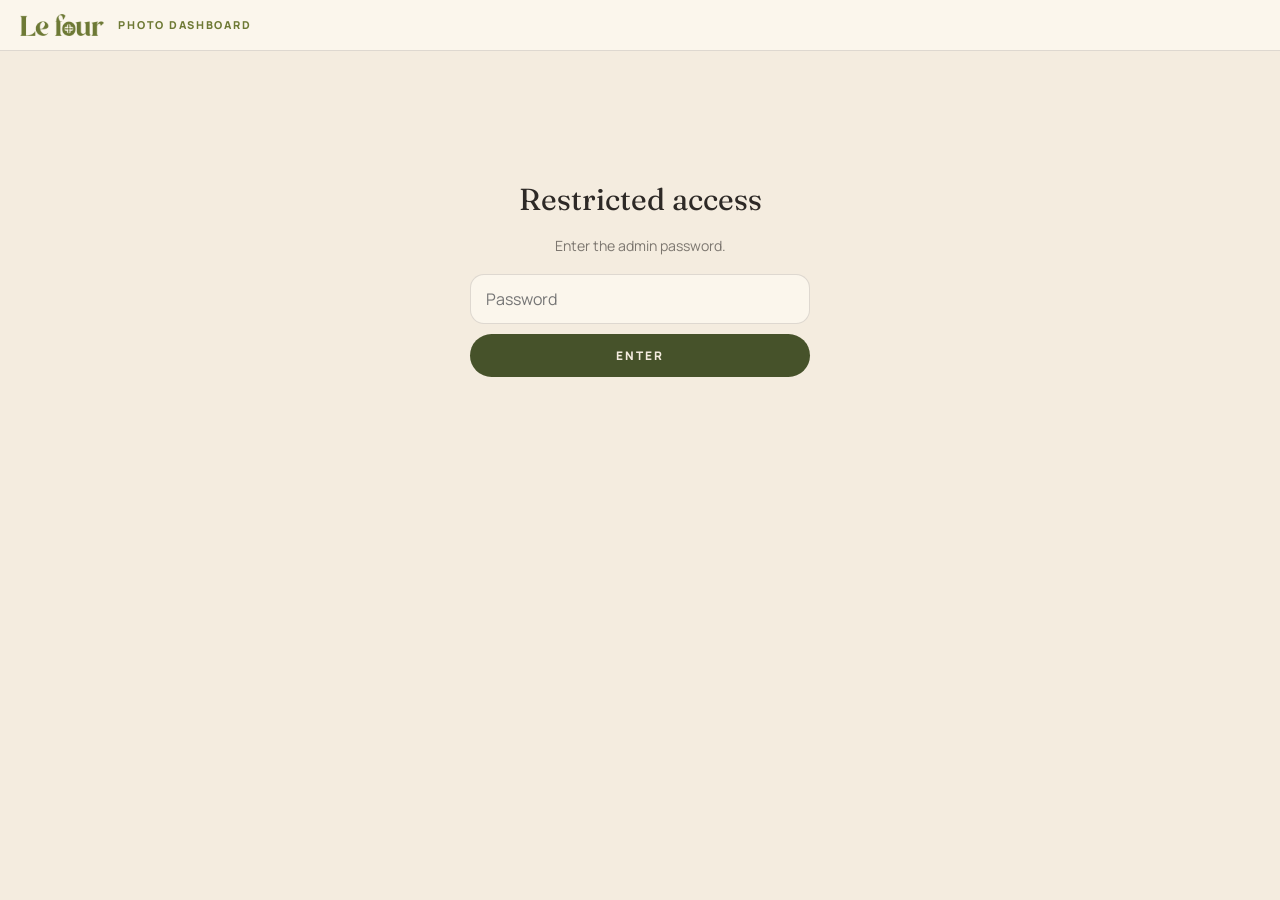
<file: admin.html>
<!DOCTYPE html>
<html lang="en" dir="ltr">
<head>
  <meta charset="UTF-8">
  <meta name="viewport" content="width=device-width, initial-scale=1.0">
  <meta name="robots" content="noindex, nofollow">
  <title>Le Four — Photo Dashboard</title>
  <link rel="icon" type="image/png" href="assets/logo_rollpin.png">
  <link href="https://fonts.googleapis.com/css2?family=Fraunces:opsz,wght@9..144,300..700&family=Manrope:wght@300..800&display=swap" rel="stylesheet">
  <link rel="stylesheet" href="css/admin.css">
</head>
<body>

  <header class="ah">
    <img src="assets/logo_wordmark.png" alt="Le Four">
    <span class="ah-tag">Photo dashboard</span>
    <button id="logout" class="mini" hidden>Log out</button>
  </header>

  <!-- gate -->
  <section class="gate" id="gate">
    <h1>Restricted access</h1>
    <p class="muted">Enter the admin password.</p>
    <form id="gateForm">
      <input type="password" id="pw" autocomplete="current-password" placeholder="Password" required>
      <button type="submit" class="solid">Enter</button>
    </form>
    <p class="err" id="gateErr" hidden></p>
  </section>

  <!-- app -->
  <main id="app" hidden>
    <div class="notice" id="notice" hidden></div>

    <p class="muted areports">Orders and the monthly report have their own page,
      with its own password: <a href="/rapports">/rapports</a>.</p>

    <nav class="tabs" id="adminTabs">
      <button class="atab is-on" data-tab="photos">Photos</button>
      <button class="atab" data-tab="menu">Menu &amp; prices</button>
      <button class="atab" data-tab="seo">SEO</button>
      <button class="atab" data-tab="analytics">Analytics</button>
      <button class="atab" data-tab="business">Business &amp; social</button>
    </nav>

    <div class="pane" id="pane-menu" hidden>
      <section class="block">
        <h2>Menu &amp; prices</h2>
        <p class="muted">Change a price or the wording of any dish. An empty box keeps what the site ships with &mdash; shown in grey inside the box. A price box showing <b>&mdash;</b> means that size is not offered; type a price to start offering it. Dishes cannot be added or removed here.</p>
        <div id="menuList"></div>
      </section>
    </div>

    <div class="pane" id="pane-seo" hidden>
      <section class="block">
        <h2>Search engine listing</h2>
        <p class="muted">What Google and social apps show. Leave empty to keep the built-in defaults.</p>
        <div class="grid2">
          <label class="fld"><span>SEO title — French</span><input data-set="seoTitle.fr" maxlength="70" placeholder="Le Four — Boulangerie…"><small class="count"></small></label>
          <label class="fld"><span>SEO title — English</span><input data-set="seoTitle.en" maxlength="70"><small class="count"></small></label>
          <label class="fld"><span>SEO title — Arabic</span><input data-set="seoTitle.ar" maxlength="70" dir="rtl"><small class="count"></small></label>
          <label class="fld"><span>Keywords (comma separated)</span><input data-set="keywords" placeholder="boulangerie Pierrefonds, manakish Montréal…"></label>
        </div>
        <label class="fld"><span>Meta description — French</span><textarea data-set="seoDesc.fr" rows="2" maxlength="165"></textarea><small class="count"></small></label>
        <label class="fld"><span>Meta description — English</span><textarea data-set="seoDesc.en" rows="2" maxlength="165"></textarea><small class="count"></small></label>
        <label class="fld"><span>Meta description — Arabic</span><textarea data-set="seoDesc.ar" rows="2" maxlength="165" dir="rtl"></textarea><small class="count"></small></label>
        <label class="fld"><span>Social share image URL (1200×630)</span><input data-set="ogImage" placeholder="https://lefourboulangerie.com/assets/og-cover.jpg"></label>
      </section>

      <section class="block">
        <h2>Image alt text</h2>
        <p class="muted">Describe each photo for Google Images and screen readers.</p>
        <div id="altList"></div>
      </section>
    </div>

    <div class="pane" id="pane-analytics" hidden>
      <section class="block">
        <h2>Tracking IDs</h2>
        <p class="muted">Paste an ID and it goes live on the site immediately — no redeploy needed. Leave empty to disable.</p>
        <div class="grid2">
          <label class="fld"><span>Google Analytics 4 — Measurement ID</span><input data-set="ga4" placeholder="G-XXXXXXXXXX"></label>
          <label class="fld"><span>Google Tag Manager — Container ID</span><input data-set="gtm" placeholder="GTM-XXXXXXX"></label>
          <label class="fld"><span>Meta Pixel ID</span><input data-set="metaPixel" placeholder="1234567890123456"></label>
          <label class="fld"><span>Microsoft Clarity — Project ID</span><input data-set="clarity" placeholder="abcdefghij"></label>
          <label class="fld"><span>Google Search Console — verification code</span><input data-set="gscVerify" placeholder="google-site-verification content value"></label>
        </div>
      </section>
      <section class="block">
        <h2>Events tracked automatically</h2>
        <p class="muted">Every one of these fires to GA4, GTM, Meta Pixel and Clarity, with the campaign source attached.</p>
        <div class="evlist" id="evList"></div>
      </section>
    </div>

    <div class="pane" id="pane-business" hidden>
      <section class="block">
        <h2>Business info (local SEO)</h2>
        <p class="muted">Keep this identical to your Google Business Profile — name, address, phone.</p>
        <div class="grid2">
          <label class="fld"><span>Business name</span><input data-set="bizName" placeholder="Boulangerie Le Four"></label>
          <label class="fld"><span>Phone</span><input data-set="phone" placeholder="(514) 624-3330"></label>
          <label class="fld"><span>Email</span><input data-set="email" placeholder="info@lefourboulangerie.com"></label>
          <label class="fld"><span>Street address</span><input data-set="address" placeholder="15708 Boul. de Pierrefonds"></label>
          <label class="fld"><span>City</span><input data-set="city" placeholder="Pierrefonds"></label>
          <label class="fld"><span>Province</span><input data-set="province" placeholder="QC"></label>
          <label class="fld"><span>Postal code</span><input data-set="postalCode" placeholder="H9H 3P6"></label>
        </div>
        <p class="muted">Google reads these four fields separately. Keep them exactly as they appear on your Google Business Profile.</p>
      </section>

      <section class="block">
        <h2>Opening hours</h2>
        <p class="muted">Drives the Open / Closed badge, the hours table on the site and the hours Google shows. Times are Montreal time.</p>
        <div class="hours" id="hoursEditor"></div>
        <p class="err" id="hoursErr" hidden></p>
      </section>
      <section class="block">
        <h2>Social accounts</h2>
        <div class="grid2">
          <label class="fld"><span>Instagram URL</span><input data-set="instagram" placeholder="https://www.instagram.com/lefourboulangerie/"></label>
          <label class="fld"><span>Facebook URL</span><input data-set="facebook" placeholder="https://www.facebook.com/boulangerielefour/"></label>
          <label class="fld"><span>TikTok URL</span><input data-set="tiktok" placeholder="https://www.tiktok.com/@lefourboulangerie"></label>
        </div>
        <p class="muted">Leave a field empty to keep the official profile shown in grey. All three are listed for Google as the bakery's official accounts.</p>
      </section>
    </div>

    <div class="pane" id="pane-photos">

    <section class="block">
      <h2>Home page photo</h2>
      <p class="muted">The big shot under the logo on the front page &mdash; ideally manakish coming out of the oven. If empty, the Zaatar photo is used.</p>
      <div class="row" id="heroRow">
        <span class="thumb" id="heroThumb">none</span>
        <span class="rname">Hero photo<small>hero</small></span>
        <span class="ract">
          <button class="adj" id="heroAdj" data-kind="hero" data-name="Home page photo" hidden>Position</button>
          <label id="heroLabel">Add<input type="file" accept="image/*" hidden id="heroInput"></label>
          <button class="del" id="heroDel" hidden>Remove</button>
        </span>
      </div>
    </section>

    <section class="block">
      <h2>Restaurant gallery</h2>
      <p class="muted">Photos of the shop, shown in the “Chez nous” section of the menu. Use <b>Position</b> on a photo to choose its framing.</p>
      <label class="drop" id="galDrop">
        <input type="file" accept="image/*" multiple hidden id="galInput">
        <span>+ Add photos</span>
      </label>
      <div class="gal" id="galList"></div>
    </section>

    <section class="block">
      <h2>Dish photos</h2>
      <p class="muted">One photo per dish. It shows on the menu card and in the dish details. Use <b>Position</b> to choose which part of the photo stays visible in each frame.</p>
      <div id="dishList"></div>
    </section>
    </div><!-- /pane-photos -->
  </main>

  <div class="savebar" id="saveBar" hidden>
    <span id="saveHint">Unsaved changes</span>
    <button class="solid" id="saveBtn">Save changes</button>
  </div>

  <!-- photo position editor -->
  <div class="pe" id="posEditor" hidden>
    <div class="pe-card" role="dialog" aria-modal="true" aria-labelledby="peTitle">
      <header class="pe-head">
        <div>
          <h2 id="peTitle">Photo position</h2>
          <p class="muted">Each photo is cropped to fit its frame on the site. Put the dot on the part that must always stay visible.</p>
        </div>
        <div class="pe-actions">
          <button class="mini" id="peCancel" type="button">Cancel</button>
          <button class="solid" id="peDone" type="button">Done</button>
        </div>
      </header>
      <div class="pe-body">
        <div>
          <p class="pe-label">Full photo &mdash; click or drag</p>
          <div class="pe-stage" id="peStage" tabindex="0" aria-label="Photo position. Arrow keys move the point.">
            <img id="peImg" alt="">
            <span class="pe-dot" id="peDot"></span>
          </div>
          <div class="pe-tools">
            <span id="peVal"></span>
            <button class="mini" id="peReset" type="button">Center</button>
          </div>
        </div>
        <div>
          <p class="pe-label">What customers will see</p>
          <div class="pe-frames" id="peFrames"></div>
          <p class="pe-note">Goes live after you click <b>Save changes</b>.</p>
        </div>
      </div>
    </div>
  </div>

  <div class="toast" id="toast" hidden></div>

  <script src="js/data.js"></script>
  <script src="js/admin.js"></script>
</body>
</html>
</file>
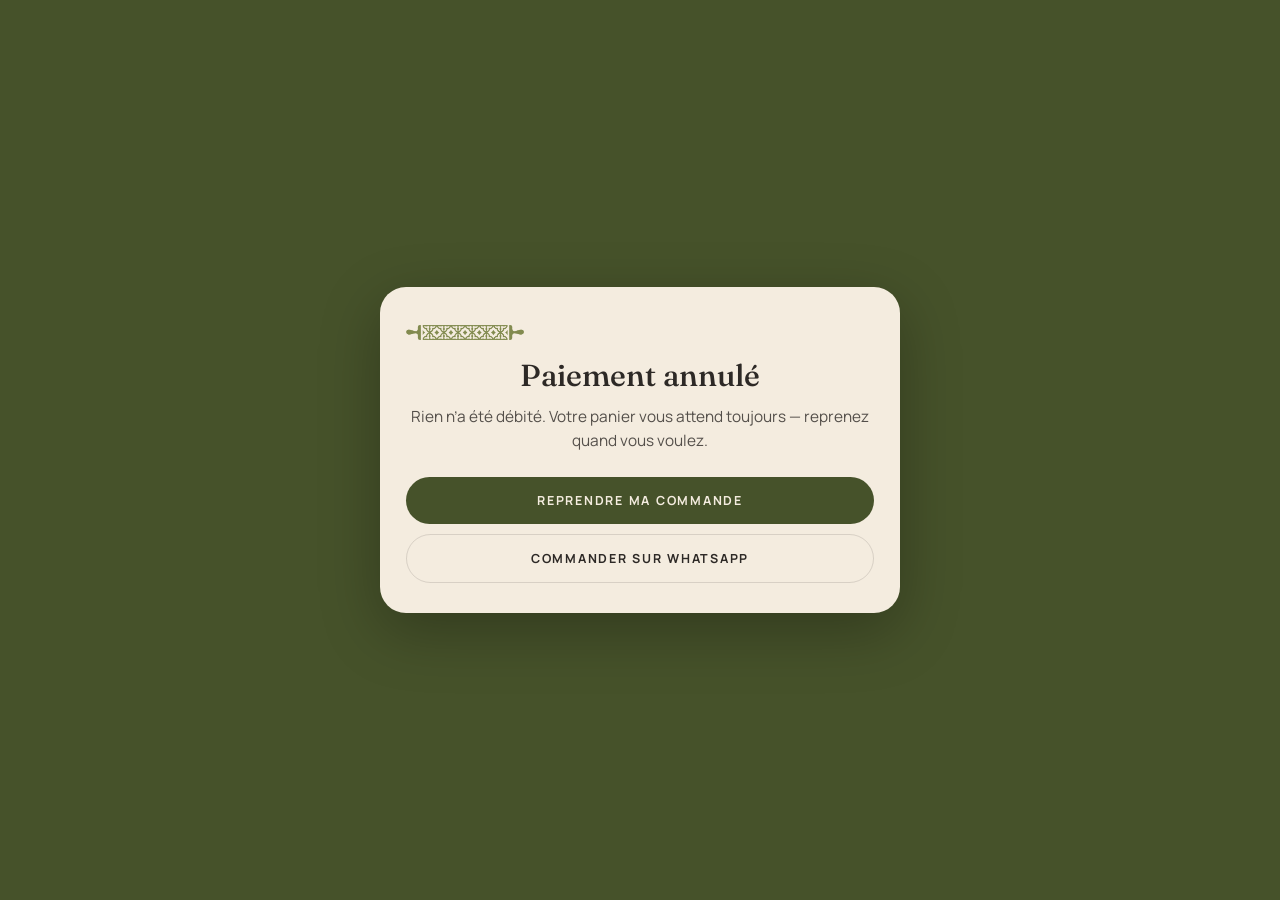
<file: commande-annulee.html>
<!DOCTYPE html>
<html lang="fr" dir="ltr">
<head>
  <meta charset="UTF-8">
  <meta name="viewport" content="width=device-width, initial-scale=1.0, viewport-fit=cover">
  <title>Paiement annulé — Boulangerie Le Four</title>
  <meta name="robots" content="noindex, nofollow">
  <link rel="icon" type="image/png" href="/assets/logo_rollpin.png">
  <link rel="preconnect" href="https://fonts.googleapis.com">
  <link rel="preconnect" href="https://fonts.gstatic.com" crossorigin>
  <link rel="stylesheet" href="https://fonts.googleapis.com/css2?family=Fraunces:ital,opsz,wght@0,9..144,340..600;1,9..144,340..500&family=Manrope:wght@400;600;800&display=optional">
  <link rel="stylesheet" href="/css/style.css">
  <style>
    body { background: var(--herbs); display: grid; place-items: center; min-height: 100svh; padding: 28px 18px; }
    .done {
      background: var(--ivory); color: var(--ink);
      max-width: 520px; width: 100%; border-radius: 26px;
      padding: 38px 26px 30px; text-align: center;
      box-shadow: 0 18px 60px rgba(0, 0, 0, .28);
    }
    .done-pin { width: 118px; height: auto; opacity: .85; margin-bottom: 18px; }
    .done h1 { font-family: var(--serif); font-weight: 500; font-size: 1.9rem; line-height: 1.15; margin-bottom: 12px; }
    .done p { font-size: .96rem; line-height: 1.55; opacity: .8; }
    .done-btns { display: grid; gap: 10px; margin-top: 24px; }
    .done-btns a {
      display: block; padding: 14px 18px; border-radius: 99px; text-decoration: none;
      font-weight: 700; font-size: .78rem; letter-spacing: .14em; text-transform: uppercase;
    }
    .b-main { background: var(--herbs); color: var(--ivory); }
    .b-quiet { border: 1px solid var(--hair); color: var(--ink); }
    [dir="rtl"] .done-btns a { letter-spacing: .02em; font-size: .9rem; text-transform: none; }
  </style>
</head>
<body>
  <main class="done">
    <img class="done-pin" src="/assets/logo_rollpin.png" alt="" width="420" height="55">
    <h1 id="h"></h1>
    <p id="p1"></p>
    <div class="done-btns">
      <a class="b-main" id="back" href="/"></a>
      <a class="b-quiet" id="wa" href="#" target="_blank" rel="noopener"></a>
    </div>
  </main>

  <script>
    var T = {
      fr: { t: 'Paiement annulé', a: 'Rien n’a été débité. Votre panier vous attend toujours — reprenez quand vous voulez.',
            back: 'Reprendre ma commande', wa: 'Commander sur WhatsApp', dir: 'ltr', title: 'Paiement annulé — Boulangerie Le Four' },
      en: { t: 'Payment cancelled', a: 'Nothing was charged. Your cart is still there — pick up where you left off.',
            back: 'Back to my order', wa: 'Order on WhatsApp', dir: 'ltr', title: 'Payment cancelled — Boulangerie Le Four' },
      ar: { t: 'تم إلغاء الدفع', a: 'ما انسحب أي مبلغ. طلبك لسا محفوظ — فيك تكمّل وقت ما بدك.',
            back: 'رجوع لطلبي', wa: 'اطلب عبر واتساب', dir: 'rtl', title: 'تم إلغاء الدفع — مخبز لو فور' },
    };
    var q = new URLSearchParams(location.search);
    var lang = ['fr', 'en', 'ar'].indexOf(q.get('lang')) > -1 ? q.get('lang') : 'fr';
    var c = T[lang];
    document.documentElement.lang = lang;
    document.documentElement.dir = c.dir;
    document.title = c.title;
    document.getElementById('h').textContent = c.t;
    document.getElementById('p1').textContent = c.a;
    var back = document.getElementById('back');
    back.textContent = c.back;
    back.href = lang === 'fr' ? '/' : '/' + lang;
    var wa = document.getElementById('wa');
    wa.textContent = c.wa;
    wa.href = 'https://wa.me/15147465966';
    /* le panier n est pas touche : il est en localStorage et reste intact */
  </script>
</body>
</html>
</file>
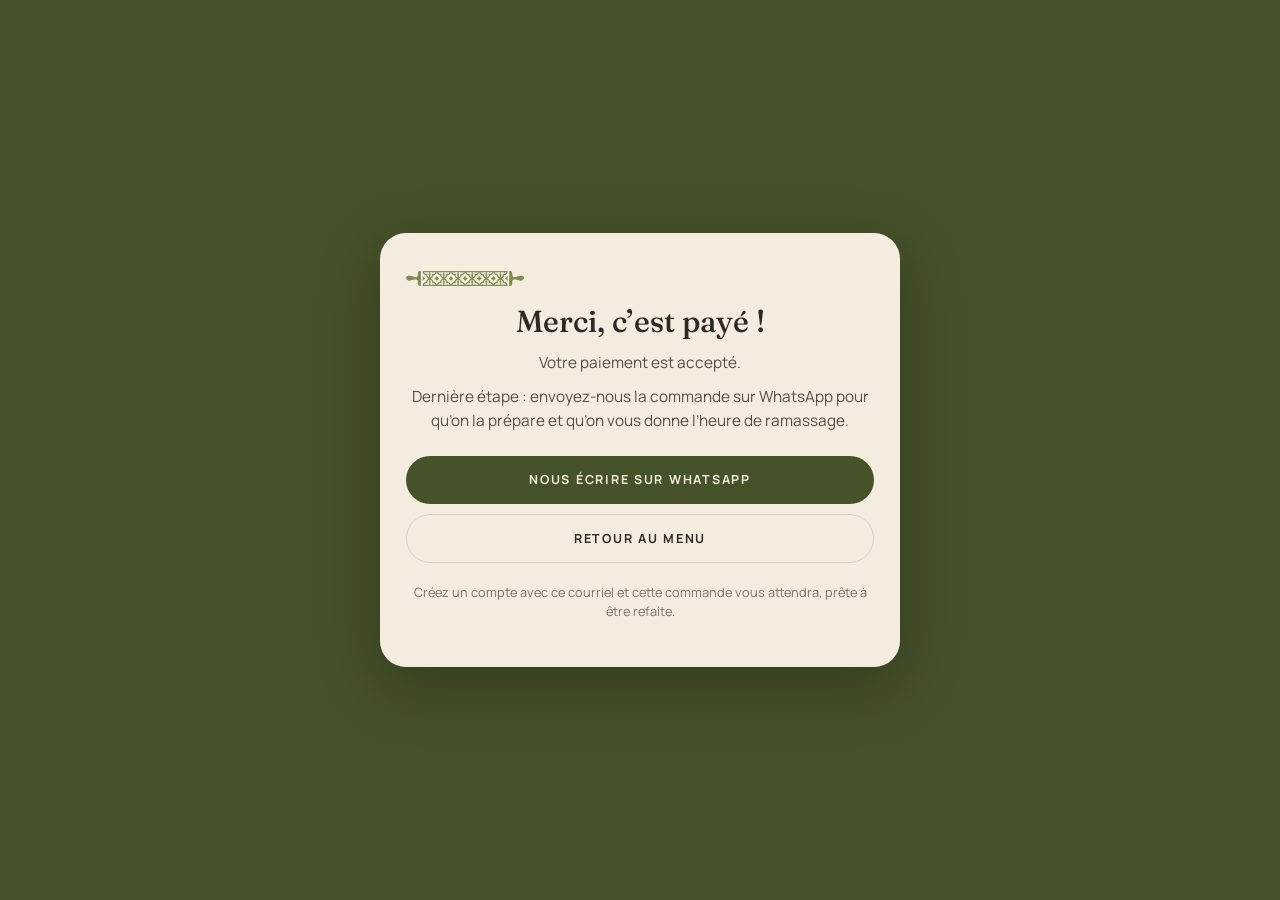
<file: merci.html>
<!DOCTYPE html>
<html lang="fr" dir="ltr">
<head>
  <meta charset="UTF-8">
  <meta name="viewport" content="width=device-width, initial-scale=1.0, viewport-fit=cover">
  <title>Merci — Boulangerie Le Four</title>
  <meta name="robots" content="noindex, nofollow">
  <link rel="icon" type="image/png" href="/assets/logo_rollpin.png">
  <link rel="preconnect" href="https://fonts.googleapis.com">
  <link rel="preconnect" href="https://fonts.gstatic.com" crossorigin>
  <link rel="stylesheet" href="https://fonts.googleapis.com/css2?family=Fraunces:ital,opsz,wght@0,9..144,340..600;1,9..144,340..500&family=Manrope:wght@400;600;800&display=optional">
  <link rel="stylesheet" href="/css/style.css">
  <style>
    /* page autonome : la feuille du site donne les couleurs et les polices,
       la mise en page tient en quelques lignes */
    body { background: var(--herbs); display: grid; place-items: center; min-height: 100svh; padding: 28px 18px; }
    .done {
      background: var(--ivory); color: var(--ink);
      max-width: 520px; width: 100%; border-radius: 26px;
      padding: 38px 26px 30px; text-align: center;
      box-shadow: 0 18px 60px rgba(0, 0, 0, .28);
    }
    .done-pin { width: 118px; height: auto; opacity: .85; margin-bottom: 18px; }
    .done h1 { font-family: var(--serif); font-weight: 500; font-size: 1.9rem; line-height: 1.15; margin-bottom: 12px; }
    .done p { font-size: .96rem; line-height: 1.55; opacity: .8; margin-bottom: 10px; }
    .done .ref { font-size: .72rem; letter-spacing: .08em; opacity: .5; margin-top: 16px; word-break: break-all; }
    /* l historique se remplit tout seul : cette ligne ne fait que le dire */
    .done .acct { font-size: .8rem; line-height: 1.5; opacity: .62; margin-top: 20px; }
    .done-btns { display: grid; gap: 10px; margin-top: 24px; }
    .done-btns a {
      display: block; padding: 14px 18px; border-radius: 99px; text-decoration: none;
      font-weight: 700; font-size: .78rem; letter-spacing: .14em; text-transform: uppercase;
    }
    .b-main { background: var(--herbs); color: var(--ivory); }
    .b-quiet { border: 1px solid var(--hair); color: var(--ink); }
    [dir="rtl"] .done-btns a { letter-spacing: .02em; font-size: .9rem; text-transform: none; }
  </style>
</head>
<body>
  <main class="done">
    <img class="done-pin" src="/assets/logo_rollpin.png" alt="" width="420" height="55">
    <h1 id="h"></h1>
    <p id="p1"></p>
    <p id="p2"></p>
    <div class="done-btns">
      <a class="b-main" id="wa" href="#" target="_blank" rel="noopener"></a>
      <a class="b-quiet" id="back" href="/"></a>
    </div>
    <p class="acct" id="acct"></p>
    <p class="ref" id="ref"></p>
  </main>

  <script>
    /* Stripe nous renvoie ici avec ?lang= : on affiche la langue du client */
    var T = {
      fr: { t: 'Merci, c’est payé !', a: 'Votre paiement est accepté.',
            b: 'Dernière étape : envoyez-nous la commande sur WhatsApp pour qu’on la prépare et qu’on vous donne l’heure de ramassage.',
            back: 'Retour au menu', wa: 'Envoyer ma commande sur WhatsApp', waPlain: 'Nous écrire sur WhatsApp',
            acct: 'Créez un compte avec ce courriel et cette commande vous attendra, prête à être refaite.',
            ref: 'Référence : ', dir: 'ltr', title: 'Merci — Boulangerie Le Four',
            msgHead: 'Bonjour ! Je viens de payer ma commande en ligne.',
            msgOrder: 'Commande', msgNote: 'Note', msgPaid: 'Payé', msgRef: 'Référence', msgName: 'Nom', msgPhone: 'Téléphone' },
      en: { t: 'Thank you — payment received', a: 'Your payment went through.',
            b: 'One last step: send us the order on WhatsApp so we can prepare it and give you a pickup time.',
            back: 'Back to the menu', wa: 'Send my order on WhatsApp', waPlain: 'Message us on WhatsApp',
            acct: 'Create an account with this email and this order will be waiting, ready to repeat.',
            ref: 'Reference: ', dir: 'ltr', title: 'Thank you — Boulangerie Le Four',
            msgHead: 'Hi! I have just paid for my order online.',
            msgOrder: 'Order', msgNote: 'Note', msgPaid: 'Paid', msgRef: 'Reference', msgName: 'Name', msgPhone: 'Phone' },
      ar: { t: 'شكراً، تم الدفع!', a: 'تم قبول الدفع.',
            b: 'خطوة أخيرة: ابعتلنا الطلب على واتساب لنحضّره ونعطيك وقت الاستلام.',
            back: 'رجوع للمنيو', wa: 'ابعت طلبي على واتساب', waPlain: 'راسلنا على واتساب',
            acct: 'اعمل حساب بنفس الإيميل ويضل هالطلب مستنيك، جاهز تعيدو.',
            ref: 'الرقم المرجعي: ', dir: 'rtl', title: 'شكراً — مخبز لو فور',
            msgHead: 'مرحبا! هلق دفعت طلبي أونلاين.',
            msgOrder: 'الطلب', msgNote: 'ملاحظة', msgPaid: 'المدفوع', msgRef: 'الرقم المرجعي', msgName: 'الاسم', msgPhone: 'الهاتف' },
    };
    var q = new URLSearchParams(location.search);
    var lang = ['fr', 'en', 'ar'].indexOf(q.get('lang')) > -1 ? q.get('lang') : 'fr';
    var c = T[lang];
    document.documentElement.lang = lang;
    document.documentElement.dir = c.dir;
    document.title = c.title;
    document.getElementById('h').textContent = c.t;
    document.getElementById('p1').textContent = c.a;
    document.getElementById('p2').textContent = c.b;
    var back = document.getElementById('back');
    back.textContent = c.back;
    back.href = lang === 'fr' ? '/' : '/' + lang;
    /* le numero WhatsApp de la boulangerie, le meme que partout sur le site */
    var WA_NUMBER = '15147465966';
    var wa = document.getElementById('wa');
    wa.textContent = c.waPlain;
    wa.href = 'https://wa.me/' + WA_NUMBER;

    document.getElementById('acct').textContent = c.acct;

    var sid = q.get('session_id');
    if (sid) document.getElementById('ref').textContent = c.ref + sid.slice(-12);

    /* On demande a Stripe ce qui a reellement ete paye, puis on prepare le
       message. Rien n est pris dans l URL : seul un paiement confirme donne
       un recapitulatif. Si l appel echoue, le bouton reste un simple lien
       WhatsApp — le client peut toujours nous joindre. */
    if (sid) {
      fetch('/api/checkout?session_id=' + encodeURIComponent(sid))
        .then(function (r) { return r.ok ? r.json() : null; })
        .then(function (d) {
          if (!d || !d.paid) return;
          var L = [c.msgHead, ''];
          if (d.order) L.push(c.msgOrder + ' : ' + d.order);
          if (d.note) L.push(c.msgNote + ' : ' + d.note);
          if (d.amount != null) L.push(c.msgPaid + ' : ' + d.amount.toFixed(2) + ' ' + d.currency);
          if (d.name) L.push(c.msgName + ' : ' + d.name);
          if (d.phone) L.push(c.msgPhone + ' : ' + d.phone);
          L.push(c.msgRef + ' : ' + d.ref);
          wa.textContent = c.wa;
          wa.href = 'https://wa.me/' + WA_NUMBER + '?text=' + encodeURIComponent(L.join(String.fromCharCode(10)));
        })
        .catch(function () {});
    }
    /* le panier est paye : on le vide pour ne pas le repayer */
    try { localStorage.removeItem('lefour-cart'); } catch (e) {}
  </script>
</body>
</html>
</file>
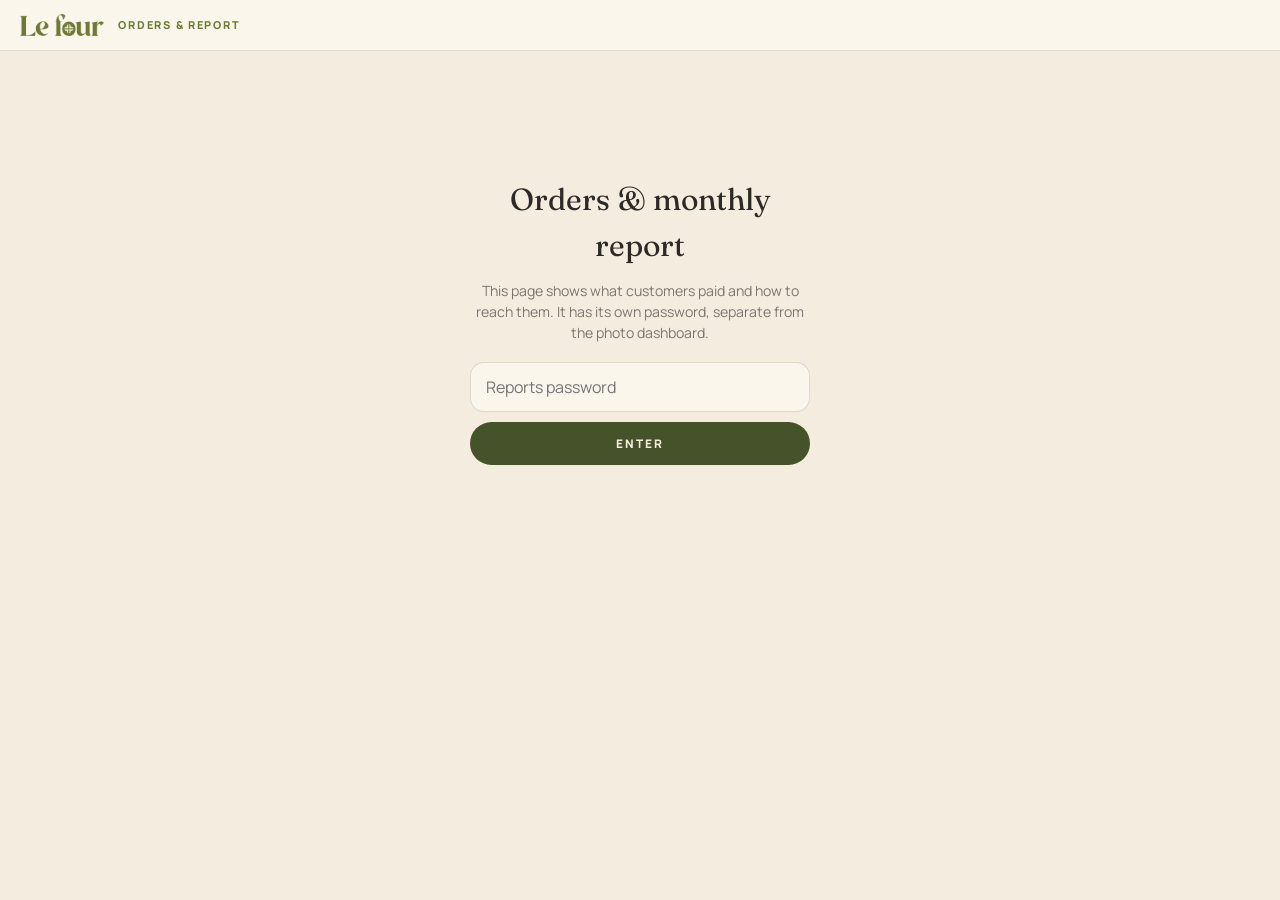
<file: reports.html>
<!DOCTYPE html>
<html lang="en" dir="ltr">
<head>
  <meta charset="UTF-8">
  <meta name="viewport" content="width=device-width, initial-scale=1.0">
  <meta name="robots" content="noindex, nofollow">
  <title>Le Four — Orders &amp; monthly report</title>
  <link rel="icon" type="image/png" href="assets/logo_rollpin.png">
  <link href="https://fonts.googleapis.com/css2?family=Fraunces:opsz,wght@9..144,300..700&family=Manrope:wght@300..800&display=swap" rel="stylesheet">
  <link rel="stylesheet" href="css/admin.css">
</head>
<body>

  <header class="ah">
    <img src="assets/logo_wordmark.png" alt="Le Four">
    <span class="ah-tag">Orders &amp; report</span>
    <button id="logout" class="mini" hidden>Log out</button>
  </header>

  <!-- gate : mot de passe propre a cette page, separe du tableau de bord -->
  <section class="gate" id="gate">
    <h1>Orders &amp; monthly report</h1>
    <p class="muted">This page shows what customers paid and how to reach them. It has its own password, separate from the photo dashboard.</p>
    <form id="gateForm">
      <input type="password" id="pw" autocomplete="current-password" placeholder="Reports password" required>
      <button type="submit" class="solid">Enter</button>
    </form>
    <p class="err" id="gateErr" hidden></p>
  </section>

  <main id="app" hidden>
    <section class="block">
      <h2>Orders</h2>
      <p class="muted">Every order paid by card on the website, month by month. Orders that came in over WhatsApp or at the counter are not here &mdash; only what the website took payment for.</p>

      <div class="obar">
        <label class="fld ofld"><span>Month</span><select id="ordMonth"></select></label>
        <button class="mini" type="button" id="ordRefresh">Refresh</button>
        <button class="mini mini--go" type="button" id="ordXlsx">Download Excel</button>
      </div>

      <div class="ostats" id="ordStats"></div>
      <div class="ocal" id="ordCal"></div>
      <p class="muted ofilter" id="ordFilter" hidden></p>
      <div class="olist" id="ordList"></div>
    </section>
  </main>

  <div class="toast" id="toast" hidden></div>

  <script src="js/reports.js"></script>
</body>
</html>
</file>
<file: css/admin.css>
:root{--ivory:#F4ECDF;--paper:#FBF6EC;--ink:#2D2926;--olive:#6E7A35;--herbs:#46522A;--gold:#B79B5B;
--hair:rgba(45,41,38,.14);--serif:"Fraunces",serif;--sans:"Manrope",sans-serif}
*{margin:0;padding:0;box-sizing:border-box}
body{font-family:var(--sans);background:var(--ivory);color:var(--ink);line-height:1.5}
img{max-width:100%;display:block}
button{font-family:inherit;font-size:inherit;border:none;background:none;color:inherit;cursor:pointer}
.ah{display:flex;align-items:center;gap:14px;padding:14px 20px;border-bottom:1px solid var(--hair);
background:var(--paper);position:sticky;top:0;z-index:10}
.ah img{height:22px;width:auto}
.ah-tag{font-size:.68rem;font-weight:800;letter-spacing:.16em;text-transform:uppercase;color:var(--olive)}
.mini{margin-inline-start:auto;font-size:.7rem;font-weight:800;letter-spacing:.12em;text-transform:uppercase;
border:1px solid var(--hair);border-radius:99px;padding:7px 14px}
.gate{max-width:380px;margin:14vh auto;padding:0 20px;text-align:center;display:grid;gap:12px;justify-items:center}
.gate h1{font-family:var(--serif);font-weight:420;font-size:1.9rem}
.muted{opacity:.6;font-size:.88rem}
.err{color:#8A4A38;font-size:.85rem;font-weight:600}
#gateForm{display:grid;gap:10px;width:100%;margin-top:6px}
input[type=password]{font-family:inherit;font-size:1rem;padding:13px 15px;border:1px solid var(--hair);
border-radius:14px;background:var(--paper);width:100%}
input[type=password]:focus{outline:none;border-color:var(--olive);box-shadow:0 0 0 3px rgba(110,122,53,.14)}
.solid{background:var(--herbs);color:var(--ivory);border-radius:99px;padding:13px 22px;
font-size:.74rem;font-weight:800;letter-spacing:.16em;text-transform:uppercase}
.solid:hover{background:var(--olive)}
main{max-width:900px;margin:0 auto;padding:22px 18px 60px}
.block{margin-bottom:34px}
.block h2{font-family:var(--serif);font-weight:460;font-size:1.4rem;margin-bottom:2px}
.block>.muted{margin-bottom:14px}
.notice{background:#FBF3DF;border:1px solid var(--gold);border-radius:14px;padding:14px 16px;
font-size:.88rem;margin-bottom:22px}
.notice code{background:rgba(45,41,38,.08);padding:1px 6px;border-radius:5px;font-size:.85em}
.drop{display:grid;place-items:center;border:1.5px dashed var(--hair);border-radius:16px;padding:22px;
cursor:pointer;font-size:.8rem;font-weight:700;letter-spacing:.1em;text-transform:uppercase;color:var(--olive);
transition:border-color .25s,background .25s}
.drop:hover{border-color:var(--olive);background:rgba(110,122,53,.05)}
.gal{display:grid;grid-template-columns:repeat(auto-fill,minmax(140px,1fr));gap:10px;margin-top:12px}
.gal figure{position:relative;border-radius:14px;overflow:hidden;border:1px solid var(--hair);aspect-ratio:4/3;background:var(--paper)}
.gal img{width:100%;height:100%;object-fit:cover}
.gal button{position:absolute;top:6px;inset-inline-end:6px;background:rgba(45,41,38,.78);color:#fff;
width:26px;height:26px;border-radius:50%;font-size:.8rem;display:grid;place-items:center}
.row{display:flex;align-items:center;gap:12px;padding:10px;border:1px solid var(--hair);
border-radius:14px;background:var(--paper);margin-bottom:8px}
.thumb{width:54px;height:54px;min-width:54px;border-radius:10px;overflow:hidden;flex:none;border:1px solid var(--hair);
background:var(--ivory);display:grid;place-items:center;font-size:.6rem;opacity:.55;text-align:center}
.thumb img{width:100%;height:100%;object-fit:cover}
.rname{flex:1;min-width:0;overflow:hidden;overflow-wrap:anywhere;font-family:var(--serif);font-weight:480;font-size:1rem}
.rname small{display:block;font-family:var(--sans);font-size:.68rem;font-weight:700;opacity:.45;letter-spacing:.08em}
.ract{display:flex;gap:6px;flex:none}
.ract label,.ract button{font-size:.66rem;font-weight:800;letter-spacing:.1em;text-transform:uppercase;
border:1px solid var(--hair);border-radius:99px;padding:7px 12px;cursor:pointer;white-space:nowrap}
.ract label:hover{border-color:var(--olive);color:var(--olive)}
.ract .del:hover{border-color:#8A4A38;color:#8A4A38}
.cat-h{font-size:.68rem;font-weight:800;letter-spacing:.18em;text-transform:uppercase;color:var(--gold);
margin:18px 0 8px}
.toast{position:fixed;left:50%;bottom:22px;translate:-50% 0;background:var(--ink);color:var(--ivory);
padding:12px 20px;border-radius:99px;font-size:.85rem;font-weight:600;z-index:50;box-shadow:0 10px 30px rgba(0,0,0,.25)}
.busy{opacity:.5;pointer-events:none}

/* ── tabs ── */
.tabs{display:flex;gap:8px;flex-wrap:wrap;margin:0 0 18px}
.atab{font-size:.72rem;font-weight:800;letter-spacing:.12em;text-transform:uppercase;
border:1px solid var(--hair);border-radius:99px;padding:9px 16px;background:var(--paper);cursor:pointer;
transition:background .2s,color .2s,border-color .2s}
.atab:hover{border-color:var(--olive)}
.atab.is-on{background:var(--herbs);border-color:var(--herbs);color:var(--ivory)}
.pane{display:block}
.pane[hidden],[hidden]{display:none!important}

/* ── form fields ── */
.grid2{display:grid;grid-template-columns:repeat(auto-fit,minmax(260px,1fr));gap:12px}
.fld{display:grid;gap:6px;margin-bottom:12px;position:relative}
.fld>span{font-size:.66rem;font-weight:800;letter-spacing:.12em;text-transform:uppercase;color:var(--olive)}
.fld input,.fld textarea{font-family:inherit;font-size:.92rem;color:var(--ink);background:var(--paper);
border:1px solid var(--hair);border-radius:12px;padding:11px 13px;width:100%;transition:border-color .2s,box-shadow .2s}
.fld textarea{resize:vertical}
.fld input:focus,.fld textarea:focus{outline:none;border-color:var(--olive);box-shadow:0 0 0 3px rgba(110,122,53,.14)}
.count{font-size:.64rem;opacity:.45;font-weight:700;letter-spacing:.06em}
.count.warn{color:#8A4A38;opacity:.9}

/* ── alt-text rows ── */
.altin{flex:1 1 200px;min-width:160px;font-family:inherit;font-size:.86rem;background:var(--ivory);
border:1px solid var(--hair);border-radius:10px;padding:9px 11px}
.altin:focus{outline:none;border-color:var(--olive)}
#altList .row{flex-wrap:wrap}

/* ── tracked events ── */
.evlist{display:grid;grid-template-columns:repeat(auto-fill,minmax(230px,1fr));gap:8px}
.ev{display:flex;align-items:center;gap:10px;border:1px solid var(--hair);border-radius:12px;
padding:10px 12px;background:var(--paper)}
.ev code{font-size:.7rem;font-weight:700;color:var(--herbs);background:var(--ivory);
border-radius:6px;padding:3px 7px;white-space:nowrap}
.ev span{font-size:.78rem;opacity:.65}

/* ── save bar ── */
.savebar{position:sticky;bottom:0;z-index:20;display:flex;align-items:center;justify-content:space-between;
gap:14px;background:var(--ink);color:var(--ivory);border-radius:16px;padding:12px 16px;margin:18px 0 8px;
box-shadow:0 14px 34px rgba(0,0,0,.24)}
.savebar span{font-size:.8rem;font-weight:600;opacity:.85}
.savebar .solid{background:var(--ivory);color:var(--ink);border:none;border-radius:99px;padding:10px 22px;
font-size:.72rem;font-weight:800;letter-spacing:.12em;text-transform:uppercase;cursor:pointer}
.savebar .solid:disabled{opacity:.5}

/* ── opening hours editor ── */
.hours{display:grid;gap:8px}
.hrow{display:flex;align-items:center;gap:10px;flex-wrap:wrap;padding:9px 12px;
border:1px solid var(--hair);border-radius:12px;background:var(--paper)}
.hrow.is-closed{opacity:.62}
.hday{flex:0 0 104px;font-family:var(--serif);font-weight:480;font-size:.98rem}
.hrow input[type=time]{font-family:inherit;font-size:.9rem;color:var(--ink);background:var(--ivory);
border:1px solid var(--hair);border-radius:10px;padding:8px 10px}
.hrow input[type=time]:disabled{opacity:.4}
.hrow input[type=time]:focus{outline:none;border-color:var(--olive);box-shadow:0 0 0 3px rgba(110,122,53,.14)}
.hdash{font-size:.8rem;opacity:.5}
.hclosed{display:flex;align-items:center;gap:6px;margin-inline-start:auto;
font-size:.68rem;font-weight:800;letter-spacing:.1em;text-transform:uppercase;color:var(--olive);cursor:pointer}
.hrow.is-bad{border-color:#8A4A38}
@media (max-width:560px){.hday{flex:0 0 100%}.hclosed{margin-inline-start:0}}

/* ── photo position editor ── */
.gal figure .gpos{position:absolute;left:6px;bottom:6px;top:auto;inset-inline-end:auto;width:auto;height:auto;display:block;background:rgba(45,41,38,.78);color:#fff;
border-radius:99px;padding:5px 10px;font-size:.6rem;font-weight:800;letter-spacing:.1em;text-transform:uppercase}
.gal figure .gpos:hover{background:var(--herbs)}
.ract .adj:hover{border-color:var(--olive);color:var(--olive)}
body.pe-open{overflow:hidden}
.pe{position:fixed;inset:0;z-index:40;background:rgba(45,41,38,.55);display:grid;place-items:center;padding:16px}
.pe-card{width:min(980px,100%);max-height:calc(100vh - 32px);overflow:auto;background:var(--paper);
border-radius:20px;box-shadow:0 30px 80px rgba(0,0,0,.35);padding:18px 20px 20px}
.pe-head{display:flex;align-items:flex-start;gap:14px;margin-bottom:16px}
.pe-head h2{font-family:var(--serif);font-weight:460;font-size:1.35rem}
.pe-actions{margin-inline-start:auto;display:flex;align-items:center;gap:8px;flex:none}
.pe-actions .mini{margin:0}
.pe-actions .solid{padding:10px 20px}
.pe-body{display:grid;gap:22px}
@media (min-width:760px){.pe-body{grid-template-columns:minmax(0,1.1fr) minmax(0,1fr);align-items:start}}
.pe-label{font-size:.66rem;font-weight:800;letter-spacing:.12em;text-transform:uppercase;color:var(--olive);margin-bottom:8px}
.pe-stage{position:relative;display:inline-block;max-width:100%;cursor:crosshair;touch-action:none;
border-radius:12px;outline:none;user-select:none;-webkit-user-select:none}
.pe-stage:focus-visible{box-shadow:0 0 0 3px rgba(110,122,53,.35)}
.pe-stage img{display:block;max-width:100%;max-height:56vh;width:auto;height:auto;border-radius:12px;
pointer-events:none;-webkit-user-drag:none}
.pe-dot{position:absolute;width:28px;height:28px;border-radius:50%;translate:-50% -50%;pointer-events:none;
border:3px solid #fff;background:rgba(110,122,53,.35);box-shadow:0 0 0 1.5px rgba(45,41,38,.6),0 4px 14px rgba(0,0,0,.35)}
.pe-dot::after{content:"";position:absolute;left:50%;top:50%;width:4px;height:4px;border-radius:50%;background:#fff;translate:-50% -50%}
.pe-tools{display:flex;align-items:center;gap:12px;margin-top:10px}
.pe-tools span{font-size:.78rem;font-weight:700;opacity:.6;font-variant-numeric:tabular-nums;white-space:pre}
.pe-tools .mini{margin:0}
.pe-frames{display:flex;flex-wrap:wrap;gap:18px 16px;align-items:flex-end}
.pe-fr{display:grid;gap:6px;justify-items:start;max-width:100%}
.pe-box{display:block;max-width:100%;overflow:hidden;border:1px solid var(--hair);background:var(--ivory)}
.pe-box img{width:100%;height:100%;object-fit:cover}
.pe-fr figcaption{font-size:.64rem;font-weight:800;letter-spacing:.1em;text-transform:uppercase;opacity:.75}
.pe-fr figcaption small{display:block;font-weight:600;letter-spacing:.04em;text-transform:none;opacity:.7}
.pe-note{font-size:.8rem;opacity:.6;margin-top:14px}
@media (max-width:560px){
  #dishList .row,#heroRow{flex-wrap:wrap}
  #dishList .ract,#heroRow .ract{margin-inline-start:66px}
  .pe{padding:8px}.pe-card{padding:14px 14px 16px}.pe-head{flex-wrap:wrap}
}

/* storage paused by Vercel: nothing can be uploaded or saved over the real data */
body.is-paused .ract label,body.is-paused .ract button,body.is-paused .drop,
body.is-paused .gal button,body.is-paused #saveBar{pointer-events:none;opacity:.4}

/* ── menu & prices ─────────────────────────────────────── */
.mcat { margin: 0 0 22px; }
.mcat h3 {
  font: 600 .72rem/1 var(--sans, inherit); letter-spacing: .14em;
  text-transform: uppercase; opacity: .55; margin: 0 0 8px;
}
.mitem { border: 1px solid var(--hair, #e0d9cc); border-radius: 12px; margin-bottom: 8px; background: #fff; }
.mitem[open] { box-shadow: 0 1px 10px rgba(0, 0, 0, .05); }
.mitem.is-edited { border-color: #6E7A35; }
.mitem > summary {
  display: flex; align-items: center; gap: 12px;
  padding: 10px 14px; cursor: pointer; list-style: none;
}
.mitem > summary::-webkit-details-marker { display: none; }
.mitem .thumb img { width: 38px; height: 38px; border-radius: 50%; object-fit: cover; display: block; }
.mnopic { display: block; width: 38px; height: 38px; border-radius: 50%; background: #efe8db; }
.mitem .rname { flex: 1; min-width: 0; }
.msum { font-size: .82rem; opacity: .7; white-space: nowrap; }
.mflag:not(:empty) {
  font-size: .62rem; font-weight: 700; letter-spacing: .1em; text-transform: uppercase;
  color: #fff; background: #6E7A35; padding: 3px 8px; border-radius: 99px;
}
/* Interrupteur de rupture. Il est dans l en-tete de la ligne pour qu on
   puisse epuiser un plat sans ouvrir sa fiche, et il s enregistre tout
   seul : pas de « Save changes » au milieu d un coup de feu. */
.mstock {
  font: inherit; font-size: .68rem; font-weight: 700; letter-spacing: .08em;
  text-transform: uppercase; cursor: pointer; white-space: nowrap;
  border: 1px solid var(--hair, #e0d9cc); background: #fff; color: #46522A;
  padding: 6px 12px; border-radius: 99px;
}
.mstock:hover { border-color: #6E7A35; }
.mstock.is-out { background: #B4493F; border-color: #B4493F; color: #fff; }
.mstock[disabled] { opacity: .5; cursor: progress; }
.mitem.is-out { border-color: #B4493F; background: #fdf7f6; }
.mitem.is-out .rname { opacity: .6; }
.mtax { margin-bottom: 4px; }
.mtax select { font: inherit; padding: 8px 10px; border-radius: 8px; border: 1px solid var(--hair, #e0d9cc); background: #fff; }
.mbody { padding: 4px 14px 14px; border-top: 1px solid var(--hair, #e0d9cc); }
.mprices { display: flex; flex-wrap: wrap; gap: 12px; margin: 12px 0 14px; }
.mprice { display: grid; gap: 4px; }
.mprice > span { font-size: .68rem; letter-spacing: .08em; text-transform: uppercase; opacity: .6; }
.mprice input { width: 110px; }
.mp.err { border-color: #B4493F; background: #fdf3f2; }
.mfoot { display: flex; align-items: center; gap: 12px; flex-wrap: wrap; margin-top: 12px; }
.mreset {
  font: inherit; font-size: .78rem; cursor: pointer;
  border: 1px solid var(--hair, #e0d9cc); background: #fff;
  padding: 7px 14px; border-radius: 99px;
}
.mreset:hover { border-color: #6E7A35; color: #46522A; }
@media (max-width: 640px) {
  .msum { display: none; }
  .mprice input { width: 92px; }
}


.areports { margin: 0 0 14px; }
.areports a { color: #46522A; }

/* ══════════ COMMANDES ═══════════════════════════════════════════════ */

.obar { display: flex; align-items: flex-end; gap: 12px; flex-wrap: wrap; margin: 14px 0 18px; }
.ofld { min-width: 190px; }
.ofld select { font: inherit; padding: 9px 10px; border-radius: 8px; border: 1px solid var(--hair, #e0d9cc); background: #fff; width: 100%; }
.mini--go { background: #46522A; border-color: #46522A; color: #fff; }
.mini--go:hover { background: #3a4522; }
.mini--go[disabled] { opacity: .55; cursor: progress; }

/* Les chiffres du mois. Le total encaisse est le seul en gros : c est
   celui qu on vient chercher, les autres servent a le justifier. */
.ostats { display: flex; flex-wrap: wrap; gap: 10px; margin-bottom: 18px; }
.ostat {
  flex: 1 1 120px; background: #fff; border: 1px solid var(--hair, #e0d9cc);
  border-radius: 12px; padding: 12px 14px; display: grid; gap: 2px;
}
.ostat b { font-size: 1.15rem; font-family: Fraunces, Georgia, serif; font-weight: 600; }
.ostat span { font-size: .66rem; letter-spacing: .1em; text-transform: uppercase; opacity: .55; }
.ostat--big { background: #46522A; border-color: #46522A; color: #fff; }
.ostat--big span { opacity: .75; }

.ocal { margin-bottom: 18px; }
.ocal-head, .ocal-grid { display: grid; grid-template-columns: repeat(7, 1fr); gap: 6px; }
.ocal-head span { font-size: .62rem; letter-spacing: .1em; text-transform: uppercase; opacity: .5; text-align: center; padding-bottom: 6px; }
.ocell {
  font: inherit; text-align: left; cursor: default;
  border: 1px solid var(--hair, #e0d9cc); background: #fff; border-radius: 10px;
  padding: 7px 8px; min-height: 64px; display: grid; align-content: start; gap: 1px;
}
.ocell--pad { border: 0; background: none; min-height: 0; }
.ocell i { font-style: normal; font-size: .72rem; opacity: .45; }
.ocell b { font-size: 1rem; font-family: Fraunces, Georgia, serif; }
.ocell em { font-style: normal; font-size: .64rem; opacity: .6; }
.ocell.has { cursor: pointer; border-color: #c3cBa6; background: #f7f8f1; }
.ocell.has:hover { border-color: #6E7A35; }
.ocell.is-on { background: #46522A; border-color: #46522A; color: #fff; }
.ocell.is-on i, .ocell.is-on em { opacity: .8; }
.ocell[disabled] { opacity: .75; }

.ofilter { margin: -6px 0 12px; }
.linkish { font: inherit; background: none; border: 0; padding: 0; cursor: pointer; color: #46522A; text-decoration: underline; }

.olist { display: grid; gap: 10px; }
.ocard { background: #fff; border: 1px solid var(--hair, #e0d9cc); border-radius: 12px; padding: 12px 14px; }
.ocard header { display: flex; align-items: center; gap: 10px; flex-wrap: wrap; margin-bottom: 8px; }
.owhen { font-size: .76rem; font-weight: 700; }
.oref { font-size: .66rem; opacity: .45; font-family: ui-monospace, Menlo, Consolas, monospace; }
.otest { font-size: .58rem; font-weight: 800; letter-spacing: .1em; text-transform: uppercase; background: #B4493F; color: #fff; border-radius: 99px; padding: 2px 7px; }
.owho { display: flex; flex-wrap: wrap; gap: 4px 14px; align-items: baseline; margin-bottom: 8px; font-size: .82rem; }
.owho a { color: #46522A; }
.otag { font-size: .6rem; letter-spacing: .08em; text-transform: uppercase; opacity: .55; }
.otag--bad { opacity: 1; color: #fff; background: #B4493F; border-radius: 99px; padding: 2px 8px; font-weight: 800; }
.oresend {
  font: inherit; font-size: .68rem; font-weight: 700; cursor: pointer;
  border: 1px solid #B4493F; background: #fff; color: #B4493F;
  border-radius: 99px; padding: 3px 10px; margin-inline-start: 6px;
}
.oresend:hover { background: #B4493F; color: #fff; }
.oresend[disabled] { opacity: .55; cursor: progress; }
.oitems { list-style: none; display: grid; gap: 2px; margin: 0 0 6px; font-size: .84rem; }
.oitems li { display: flex; justify-content: space-between; gap: 12px; }
.oitems span { opacity: .55; font-variant-numeric: tabular-nums; }
.onote { font-size: .82rem; opacity: .7; font-style: italic; margin-bottom: 6px; }
.ocard footer { display: flex; justify-content: space-between; align-items: baseline; gap: 12px; border-top: 1px solid var(--hair, #e0d9cc); padding-top: 8px; font-size: .74rem; }
.ocard footer span { opacity: .55; }
.ocard footer b { font-size: 1.05rem; font-family: Fraunces, Georgia, serif; color: #46522A; }

@media (max-width: 640px) {
  .ocell { min-height: 54px; padding: 5px 6px; }
  .ocell em { display: none; }
  .ostat { flex-basis: 45%; }
}
</file>
<file: css/style.css>
/* ══════════════════════════════════════════════════════════
   LE FOUR — QR menu (mobile-first)
   ivory / olive / herbs / gold — no red.
   ══════════════════════════════════════════════════════════ */


/* métriques de repli alignées sur Fraunces/Manrope : le texte ne bouge plus
   quand la vraie police arrive (font swap) */
@font-face {
  font-family: "Fraunces-fb"; src: local("Georgia"), local("Times New Roman"), local("serif");
  size-adjust: 94%; ascent-override: 88%; descent-override: 22%; line-gap-override: 0%;
}
@font-face {
  font-family: "Manrope-fb"; src: local("Segoe UI"), local("Helvetica Neue"), local("Arial");
  size-adjust: 101%; ascent-override: 101%; descent-override: 27%; line-gap-override: 0%;
}

:root {
  --ivory:  #F4ECDF;
  --paper:  #FBF6EC;
  --ink:    #2D2926;
  --olive:  #6E7A35;
  --herbs:  #46522A;
  --gold:   #B79B5B;
  --hair:   rgba(45, 41, 38, .14);
  --hair-soft: rgba(45, 41, 38, .08);

  --serif: "Fraunces", "Fraunces-fb", "Amiri", serif;
  --sans:  "Manrope", "Manrope-fb", "IBM Plex Sans Arabic", sans-serif;
  --ease: cubic-bezier(.62, .05, .01, .99);
  --spring: cubic-bezier(.3, 1.25, .45, 1);
}

[dir="rtl"] {
  --serif: "Amiri", "Fraunces", serif;
  --sans: "IBM Plex Sans Arabic", "Manrope", sans-serif;
}

* { margin: 0; padding: 0; box-sizing: border-box; -webkit-tap-highlight-color: transparent; }

html { scroll-behavior: smooth; }

body {
  font-family: var(--sans);
  background: var(--herbs);
  color: var(--ink);
  line-height: 1.55;
  -webkit-font-smoothing: antialiased;
}

::selection { background: var(--olive); color: var(--ivory); }

img { max-width: 100%; display: block; }
a { color: inherit; text-decoration: none; }
button { font-family: inherit; background: none; border: none; color: inherit; cursor: pointer; font-size: inherit; }
[hidden] { display: none !important; }

/* titre H1 présent pour Google mais invisible : le hero doit rester épuré */
.visually-hidden {
  position: absolute !important;
  width: 1px; height: 1px;
  margin: -1px; padding: 0; border: 0;
  clip-path: inset(50%);
  overflow: hidden; white-space: nowrap;
}

/* layout: cover + panel (mobile: stacked · desktop: split) */
.app { min-height: 100svh; background: var(--ivory); }
.panel {
  position: relative;
  background: var(--ivory);
  border-radius: 22px 22px 0 0;
  margin-top: -20px;
  min-height: 60svh;
}

.kicker {
  font-size: .66rem; font-weight: 700; letter-spacing: .24em; text-transform: uppercase;
  color: var(--olive);
}
[dir="rtl"] .kicker { letter-spacing: .04em; font-size: .8rem; }

/* ── the oven cover ────────────────────────────── */
.cover {
  position: relative;
  color: var(--ivory);
  padding: calc(10px + env(safe-area-inset-top)) 18px 44px;
  display: grid; gap: 4px;
  overflow: hidden;
  isolation: isolate;
  text-align: center;
  background: #211B16;
}
.cover-bg {
  position: absolute; inset: 0; z-index: -2;
  background: url("../assets/tex_fire.jpg") center 68% / cover no-repeat;
  animation: coverGlow 7s ease-in-out infinite alternate;
}
.cover-bg::after {
  content: ""; position: absolute; inset: 0;
  background:
    radial-gradient(120% 90% at 50% 108%, rgba(255, 150, 40, .28), transparent 55%),
    linear-gradient(180deg, rgba(28, 22, 17, .88) 0%, rgba(28, 22, 17, .66) 45%, rgba(28, 22, 17, .82) 100%);
}
@keyframes coverGlow { from { transform: scale(1); } to { transform: scale(1.06); } }

/* rising embers */
.embers { position: absolute; inset: 0; z-index: -1; pointer-events: none; }
.embers i {
  position: absolute; bottom: -8px;
  width: 4px; height: 4px; border-radius: 50%;
  background: radial-gradient(circle, #F2CE7C 0%, #B79B5B 60%, transparent 75%);
  opacity: 0;
  animation: ember 5.2s linear infinite;
  filter: blur(.4px);
}
.embers i:nth-child(1)  { left: 8%;  animation-delay: 0s;    scale: .8; }
.embers i:nth-child(2)  { left: 16%; animation-delay: 2.1s;  scale: 1.2; }
.embers i:nth-child(3)  { left: 24%; animation-delay: 3.4s;  scale: .7; }
.embers i:nth-child(4)  { left: 31%; animation-delay: 1.2s;  scale: 1; }
.embers i:nth-child(5)  { left: 39%; animation-delay: 4.3s;  scale: .9; }
.embers i:nth-child(6)  { left: 46%; animation-delay: .7s;   scale: 1.3; }
.embers i:nth-child(7)  { left: 54%; animation-delay: 2.8s;  scale: .75; }
.embers i:nth-child(8)  { left: 61%; animation-delay: 5s;    scale: 1.1; }
.embers i:nth-child(9)  { left: 68%; animation-delay: 1.7s;  scale: .85; }
.embers i:nth-child(10) { left: 75%; animation-delay: 3.9s;  scale: 1.2; }
.embers i:nth-child(11) { left: 82%; animation-delay: .3s;   scale: .7; }
.embers i:nth-child(12) { left: 89%; animation-delay: 2.4s;  scale: 1; }
.embers i:nth-child(13) { left: 95%; animation-delay: 4.6s;  scale: .9; }
.embers i:nth-child(14) { left: 50%; animation-delay: 5.6s;  scale: 1.4; }
@keyframes ember {
  0%   { transform: translateY(0) translateX(0); opacity: 0; }
  8%   { opacity: .9; }
  60%  { opacity: .55; }
  100% { transform: translateY(-320px) translateX(14px); opacity: 0; }
}

.cover-top {
  display: flex; justify-content: space-between; align-items: center; gap: 12px;
  margin-bottom: 14px;
}
.cover-place {
  font-size: .58rem; font-weight: 700; letter-spacing: .16em; text-transform: uppercase;
  opacity: .68; text-align: start;
}
[dir="rtl"] .cover-place { letter-spacing: .02em; font-size: .72rem; }
/* Meme pastille que le selecteur de langue, en face : deux objets de
   meme poids de part et d autre du bandeau, rien qui crie. */
.acct-top {
  display: inline-flex; align-items: center; gap: 7px; flex: none;
  border: 1px solid rgba(244, 236, 223, .34); border-radius: 99px;
  background: rgba(28, 22, 17, .35);
  backdrop-filter: blur(6px);
  padding: 6px 13px; cursor: pointer;
  font: inherit; font-size: .64rem; font-weight: 700;
  letter-spacing: .1em; text-transform: uppercase;
  color: rgba(244, 236, 223, .82);
  transition: background .25s, color .25s;
}
.acct-top:hover { background: rgba(28, 22, 17, .55); color: var(--ivory); }
.acct-top svg { width: 15px; height: 15px; flex: none; }
.acct-top.is-in { background: var(--ivory); color: var(--herbs); border-color: var(--ivory); }
[dir="rtl"] .acct-top { letter-spacing: 0; font-size: .74rem; text-transform: none; }
/* Le texte reste jusqu aux tres petits ecrans : c est lui qui rend le
   compte trouvable, et a 375px (l iPhone courant) la place ne manque
   pas — le selecteur de langue ne prend que 122px a droite. */
@media (max-width: 339px) {
  .acct-top span { display: none; }
  .acct-top { padding: 7px 9px; }
}

.lang-switch {
  display: flex; border: 1px solid rgba(244, 236, 223, .34); border-radius: 99px; overflow: hidden;
  background: rgba(28, 22, 17, .35); flex: none;
  backdrop-filter: blur(6px);
}
.lang-switch button {
  padding: 6px 12px; font-size: .7rem; font-weight: 700;
  color: rgba(244, 236, 223, .8);
  transition: background .25s, color .25s;
  min-width: 40px;
}
.lang-switch button.is-active { background: var(--ivory); color: var(--herbs); }

.cover-main { display: grid; justify-items: center; gap: 10px; padding: 4px 0 6px; }
.cover-logo {
  width: min(210px, 52vw); height: auto;
  filter: drop-shadow(0 8px 30px rgba(0, 0, 0, .45));
}
.cover-tagline {
  font-family: var(--serif); font-style: italic; font-weight: 340;
  font-size: .98rem; opacity: .9;
}
.cover-line {
  display: inline-flex; align-items: center; gap: 8px;
  font-size: .6rem; font-weight: 700; letter-spacing: .22em; text-transform: uppercase;
  color: #D8BC7F;
}
[dir="rtl"] .cover-line { letter-spacing: .03em; font-size: .74rem; }
.fdot { width: 6px; height: 6px; border-radius: 50%; background: var(--gold); animation: pulse 2.4s ease-in-out infinite; }
@keyframes pulse { 50% { box-shadow: 0 0 0 5px rgba(183, 155, 91, .25); } }

.cover-foot { display: none; }

/* ── sticky tabs ───────────────────────────────── */
.tabs {
  position: sticky; top: 0; z-index: 100;
  display: flex; gap: 8px;
  padding: 14px 14px 10px;
  overflow-x: auto; scrollbar-width: none;
  background: color-mix(in srgb, var(--ivory) 90%, transparent);
  backdrop-filter: blur(12px);
  border-bottom: 1px solid var(--hair-soft);
  border-radius: 22px 22px 0 0;
  /* hauteur d une rangee d onglets, reservee avant le rendu JS */
  min-height: 61px;
}
.tabs::-webkit-scrollbar { display: none; }
.tab {
  flex: none;
  display: flex; align-items: baseline; gap: 7px;
  padding: 9px 16px;
  border: 1px solid var(--hair);
  border-radius: 99px;
  background: var(--paper);
  font-family: var(--serif); font-weight: 480; font-size: .98rem;
  transition: background .25s, color .25s, border-color .25s, transform .15s;
}
.tab:active { transform: scale(.95); }
.tab small { font-family: var(--sans); font-size: .62rem; font-weight: 700; opacity: .5; }
.tab.is-active { background: var(--herbs); border-color: var(--herbs); color: var(--ivory); }
.tab.is-active small { opacity: .7; }

/* filters */
.filters {
  display: flex; gap: 6px; align-items: center;
  padding: 10px 16px 2px;
  overflow-x: auto; scrollbar-width: none;
  /* hauteur d une rangee de puces, reservee avant le rendu JS */
  min-height: 40px;
}
.filters::-webkit-scrollbar { display: none; }
.chip {
  flex: none;
  font-size: .68rem; font-weight: 800; letter-spacing: .1em; text-transform: uppercase;
  padding: 6px 13px; border-radius: 99px;
  border: 1px solid var(--hair);
  color: rgba(45, 41, 38, .6);
  transition: all .25s;
}
[dir="rtl"] .chip { letter-spacing: 0; font-size: .78rem; }
.chip:active { transform: scale(.94); }
.chip.is-on { background: var(--olive); border-color: var(--olive); color: var(--ivory); }

/* ── menu ──────────────────────────────────────── */
/* La hauteur est reservee avant le rendu JS des cartes. Il faut au moins une
   hauteur d ecran : sinon les sections suivantes (bandeau photos, commande...)
   sont deja peintes au premier rendu et se font pousser vers le bas quand les
   cartes arrivent -> CLS desktop ~0,15. */
#menu { padding: 6px 14px 26px; min-height: 100svh; }

.cat { padding-top: 18px; scroll-margin-top: 64px; }
.cat-head { display: flex; align-items: baseline; gap: 10px; padding: 4px 4px 10px; }
.cat-no { font-size: .62rem; font-weight: 800; letter-spacing: .18em; color: var(--gold); }
.cat-title { font-family: var(--serif); font-weight: 420; font-size: 1.5rem; line-height: 1.1; }
.cat-sub { font-family: var(--serif); font-style: italic; font-size: .84rem; opacity: .55; margin-inline-start: auto; text-align: end; }

.cards { display: grid; gap: 9px; }
.card {
  display: grid;
  grid-template-columns: 58px 1fr auto;
  gap: 13px; align-items: center;
  width: 100%; text-align: start;
  background: var(--paper);
  border: 1px solid var(--hair-soft);
  border-radius: 18px;
  padding: 12px 14px;
  transition: transform .18s var(--ease), box-shadow .25s, border-color .25s;
}
.card:active { transform: scale(.975); }
@media (hover: hover) {
  .card:hover { border-color: rgba(110, 122, 53, .5); box-shadow: 0 10px 26px -18px rgba(45, 41, 38, .5); }
}
.card.is-hidden { display: none; }
.card-art {
  width: 58px; height: 58px; min-width: 58px; border-radius: 50%;
  grid-column: 1; align-self: center; position: relative; z-index: 1;
  border: 1px solid var(--hair-soft);
  background: var(--ivory);
  color: var(--olive);
  display: grid; place-items: center;
  overflow: hidden;
}
.card-art svg { width: 82%; height: 82%; }
.card-mid { min-width: 0; grid-column: 2; overflow: hidden; overflow-wrap: anywhere; }
.card-name {
  font-family: var(--serif); font-weight: 480; font-size: 1.06rem; line-height: 1.22;
  display: block; overflow-wrap: anywhere;
}
.card-desc {
  font-size: .76rem; opacity: .58; line-height: 1.45; margin-top: 2px;
  overflow-wrap: anywhere;
  display: -webkit-box; -webkit-line-clamp: 2; -webkit-box-orient: vertical; overflow: hidden;
}
.card-tags {
  margin-top: 4px;
  font-size: .58rem; font-weight: 800; letter-spacing: .12em; text-transform: uppercase;
  color: var(--olive);
}
[dir="rtl"] .card-tags { letter-spacing: 0; font-size: .7rem; }
.card-end { display: grid; justify-items: end; gap: 3px; grid-column: 3; }
[dir="rtl"] .card-end { justify-items: start; }
.card-price { font-family: var(--serif); font-weight: 560; font-size: 1.08rem; color: var(--herbs); white-space: nowrap; }
.card-price small { font-family: var(--sans); font-size: .62rem; font-weight: 700; opacity: .55; }
.card-sizes {
  font-size: .58rem; font-weight: 800; letter-spacing: .08em; text-transform: uppercase;
  color: var(--gold);
}
[dir="rtl"] .card-sizes { letter-spacing: 0; font-size: .68rem; }

/* ── Rupture de stock ─────────────────────────────────────────────
   Le plat reste lisible : on l estompe, on barre son prix et on pose
   l etiquette la ou se trouvent d habitude les formats. Le rendre
   invisible ferait croire qu il a quitte la carte. */
.card--off { opacity: .55; }
.card--off .card-price { text-decoration: line-through; opacity: .65; }
.card-out {
  display: inline-block; white-space: nowrap;
  font-size: .62rem; font-weight: 800; letter-spacing: .14em; text-transform: uppercase;
  color: var(--ivory); background: var(--ink); opacity: .75;
  border-radius: 99px; padding: 3px 8px;
}
[dir="rtl"] .card-out { letter-spacing: 0; font-size: .72rem; }
#sheetAdd.is-out { background: var(--hair); color: var(--ink); opacity: .7; cursor: not-allowed; }
#sheetAdd.is-out svg { display: none; }

/* ── cover: halal pill + big buttons ───────────── */
.halal {
  display: inline-flex; align-items: center; gap: 7px;
  margin-top: 2px;
  padding: 7px 16px; border-radius: 99px;
  border: 1px solid rgba(216, 188, 127, .55);
  background: rgba(28, 22, 17, .35);
  backdrop-filter: blur(6px);
  color: #E4CD96;
  font-size: .72rem; font-weight: 800; letter-spacing: .2em; text-transform: uppercase;
}
[dir="rtl"] .halal { letter-spacing: .03em; font-size: .84rem; }
.halal svg { width: 13px; height: 13px; }
.cover-btns {
  display: flex; gap: 12px; justify-content: center;
  margin-top: 18px; width: 100%;
}

/* Deux « portes du four » : boutons en arche, ornement de la marque */
.arch {
  flex: 1 1 0; max-width: 176px; min-width: 0;
  position: relative;
  padding: 3px;
  border-radius: 88px 88px 18px 18px;
  transition: transform .22s var(--spring);
  isolation: isolate;
}
.arch::after {           /* halo chaud sous le bouton */
  content: ""; position: absolute; inset: auto 12% -8px 12%; height: 16px; z-index: -1;
  border-radius: 50%;
  background: radial-gradient(ellipse, rgba(216, 188, 127, .45), transparent 70%);
  opacity: 0; transition: opacity .35s;
}
.arch:active { transform: translateY(2px) scale(.975); }
.arch:active::after, .arch:focus-visible::after { opacity: 1; }
@media (hover: hover) {
  .arch:hover { transform: translateY(-3px); }
  .arch:hover::after { opacity: 1; }
}

.arch-in {
  display: grid; justify-items: center; gap: 5px;
  padding: 16px 12px 14px;
  border-radius: 85px 85px 15px 15px;
  height: 100%;
}
.arch-ic { width: 30px; height: 30px; }
.arch-orn { width: 11px; height: 11px; opacity: .55; transition: transform .5s var(--ease); }
@media (hover: hover) { .arch:hover .arch-orn { transform: rotate(45deg); } }
.arch b {
  font-size: .68rem; font-weight: 800; letter-spacing: .13em; text-transform: uppercase;
  line-height: 1.35; text-align: center;
  text-wrap: balance;
}
[dir="rtl"] .arch b { letter-spacing: .01em; font-size: .82rem; }

/* porte claire — pleine */
.arch--solid { background: linear-gradient(180deg, #FBF6EC, #EFE2CC); color: var(--herbs); }
.arch--solid .arch-in { border: 1px solid rgba(70, 82, 42, .22); }
.arch--solid .arch-ic { color: var(--olive); }
.arch--solid .arch-orn { color: var(--gold); opacity: .85; }

/* porte sombre — vitrée, filet doré */
.arch--ghost {
  background: linear-gradient(180deg, rgba(244, 236, 223, .16), rgba(244, 236, 223, .05));
  border: 1px solid rgba(216, 188, 127, .5);
  backdrop-filter: blur(8px);
  color: var(--ivory);
}
.arch--ghost .arch-in { border: 1px solid rgba(244, 236, 223, .18); }
.arch--ghost .arch-ic { color: #E4CD96; }
.arch--ghost .arch-orn { color: #E4CD96; }
@media (hover: hover) {
  .arch--ghost:hover { border-color: rgba(216, 188, 127, .9); background: linear-gradient(180deg, rgba(244, 236, 223, .24), rgba(244, 236, 223, .08)); }
}

/* ── order / delivery ──────────────────────────── */
.sec-title {
  font-family: var(--serif); font-weight: 440; font-size: 1.5rem; line-height: 1.1;
  padding: 4px 4px 12px;
}
.order { margin: 20px 14px 0; border-top: 1px solid var(--hair); padding-top: 16px; }
.order-grid { display: grid; gap: 9px; }
.obtn {
  display: flex; align-items: center; gap: 13px;
  background: var(--paper);
  border: 1px solid var(--hair-soft);
  border-radius: 18px;
  padding: 15px 16px;
  transition: transform .18s var(--ease), border-color .25s, box-shadow .25s;
}
.obtn:active { transform: scale(.975); }
@media (hover: hover) {
  .obtn:hover { border-color: rgba(110, 122, 53, .5); box-shadow: 0 10px 26px -18px rgba(45, 41, 38, .5); }
}
.obtn-ic {
  width: 40px; height: 40px; border-radius: 50%; flex: none;
  border: 1px solid var(--hair-soft);
  background: var(--ivory);
  display: grid; place-items: center;
  color: var(--olive);
}
.obtn-ic svg { width: 20px; height: 20px; }
.obtn b { font-family: var(--serif); font-weight: 500; font-size: 1.05rem; flex: 1; }
.obtn-arrow { font-style: normal; color: var(--gold); font-weight: 700; }
.obtn--wa .obtn-ic { color: var(--herbs); }
.obtn--pay .obtn-ic { color: var(--gold); }

/* ── contact ───────────────────────────────────── */
.contact { margin: 26px 14px 0; border-top: 1px solid var(--hair); padding-top: 16px; }
.contact-grid { display: grid; gap: 9px; }
.c-card {
  background: var(--paper);
  border: 1px solid var(--hair-soft);
  border-radius: 18px;
  padding: 18px;
  display: grid; gap: 10px; justify-items: start;
}
.c-ic { width: 22px; height: 22px; color: var(--olive); }
.c-label {
  font-size: .66rem; font-weight: 800; letter-spacing: .18em; text-transform: uppercase;
  color: var(--olive);
}
[dir="rtl"] .c-label { letter-spacing: .02em; font-size: .78rem; }
.c-addr { font-family: var(--serif); font-weight: 460; font-size: 1.05rem; line-height: 1.45; }
.c-actions { display: flex; gap: 8px; flex-wrap: wrap; }
.cbtn {
  padding: 9px 18px; border-radius: 99px;
  background: var(--herbs); color: var(--ivory);
  font-size: .7rem; font-weight: 800; letter-spacing: .14em; text-transform: uppercase;
  transition: background .25s, transform .15s;
}
.cbtn:active { transform: scale(.95); }
@media (hover: hover) { .cbtn:hover { background: var(--olive); } }
[dir="rtl"] .cbtn { letter-spacing: .02em; font-size: .8rem; }
.c-mail { font-size: .8rem; opacity: .6; text-decoration: underline; text-underline-offset: 3px; }

/* live open/closed badge */
.status {
  display: inline-flex; align-items: center; gap: 10px;
  padding: 12px 18px; border-radius: 99px;
  font-size: .82rem; font-weight: 700;
  border: 1px solid var(--hair);
  background: var(--ivory);
}
.status-dot { width: 9px; height: 9px; border-radius: 50%; background: var(--stone); }
.status--open .status-dot { background: #4E7A3B; animation: pulse 2s ease-in-out infinite; }
.status--open b { color: var(--herbs); }
.status--closed .status-dot { background: var(--gold); }
.status--closed b { color: var(--gold); }

/* parking */
.park {
  display: inline-flex; align-items: center; gap: 9px;
  font-size: .78rem; font-weight: 600; opacity: .75;
}
.park-p {
  width: 22px; height: 22px; border-radius: 6px; flex: none;
  border: 1.6px solid var(--olive);
  color: var(--olive);
  display: grid; place-items: center;
  font-size: .72rem; font-weight: 800;
}

/* google review */
.gbtn {
  margin-top: 10px;
  display: flex; align-items: center; gap: 13px;
  background: var(--paper);
  border: 1px solid rgba(183, 155, 91, .5);
  border-radius: 18px;
  padding: 15px 16px;
  transition: transform .18s var(--ease), box-shadow .25s;
}
.gbtn:active { transform: scale(.975); }
@media (hover: hover) { .gbtn:hover { box-shadow: 0 10px 26px -18px rgba(45, 41, 38, .5); } }
.gbtn-stars { color: var(--gold); letter-spacing: 2px; font-size: .9rem; }
.gbtn b { font-family: var(--serif); font-weight: 500; font-size: 1rem; flex: 1; }

/* group labels (livraison / pour emporter) */
.og-label {
  display: flex; align-items: center; gap: 8px;
  margin: 14px 4px 8px;
  font-size: .68rem; font-weight: 800; letter-spacing: .18em; text-transform: uppercase;
  color: var(--olive);
}
[dir="rtl"] .og-label { letter-spacing: .02em; font-size: .8rem; }
.og-label svg { width: 17px; height: 17px; }

/* ── traiteur / catering ───────────────────────── */
.catering { margin: 26px 14px 0; border-top: 1px solid var(--hair); padding-top: 16px; }
.cat-note { font-family: var(--serif); font-style: italic; font-size: .95rem; opacity: .65; margin: -6px 4px 14px; }
.cform { display: grid; gap: 10px; }
.cform-row { display: grid; grid-template-columns: 1fr 1fr; gap: 10px; }
.cfield { display: grid; gap: 6px; }
.cfield > span {
  font-size: .66rem; font-weight: 800; letter-spacing: .14em; text-transform: uppercase;
  color: var(--olive);
}
[dir="rtl"] .cfield > span { letter-spacing: .02em; font-size: .78rem; }
.cfield input, .cfield textarea {
  font-family: inherit; font-size: .95rem; color: var(--ink);
  background: var(--paper);
  border: 1px solid var(--hair);
  border-radius: 14px;
  padding: 13px 14px;
  transition: border-color .25s, box-shadow .25s;
  width: 100%;
}
.cfield textarea { resize: vertical; min-height: 92px; }
.cfield input:focus, .cfield textarea:focus {
  outline: none; border-color: var(--olive);
  box-shadow: 0 0 0 3px rgba(110, 122, 53, .14);
}
.cform-send {
  display: flex; align-items: center; justify-content: center; gap: 10px;
  margin-top: 4px;
}
.cform-send svg { width: 18px; height: 18px; }
.socials { margin-top: 16px; display: grid; gap: 10px; justify-items: center; text-align: center; }
.soc-row { display: flex; gap: 12px; }
.soc {
  width: 46px; height: 46px; border-radius: 50%;
  border: 1px solid var(--hair);
  background: var(--paper);
  display: grid; place-items: center;
  color: var(--herbs);
  transition: background .25s, color .25s, transform .15s;
}
.soc svg { width: 21px; height: 21px; }
.soc:active { transform: scale(.92); }
@media (hover: hover) { .soc:hover { background: var(--herbs); color: var(--ivory); } }

/* ── story (collapsible) ───────────────────────── */
.story { margin: 8px 14px 0; border-top: 1px solid var(--hair); }
.story-toggle {
  width: 100%; display: flex; align-items: center; justify-content: space-between; gap: 14px;
  padding: 18px 6px;
}
.story-label { display: grid; gap: 3px; text-align: start; }
.story-label b { font-family: var(--serif); font-weight: 460; font-size: 1.2rem; }
.story-chev {
  width: 10px; height: 10px; flex: none;
  border-inline-end: 2px solid var(--olive); border-bottom: 2px solid var(--olive);
  transform: rotate(45deg);
  transition: transform .4s var(--ease);
  margin-inline-end: 6px;
}
.story-toggle[aria-expanded="true"] .story-chev { transform: rotate(225deg); }
.story-body {
  display: grid; grid-template-rows: 0fr;
  transition: grid-template-rows .55s var(--ease);
}
.story-body.is-open { grid-template-rows: 1fr; }
.story-inner { overflow: hidden; display: grid; gap: 14px; padding: 0 6px; }
.story-body.is-open .story-inner { padding-bottom: 22px; }
.story-inner p { font-size: .88rem; opacity: .75; }
.story-arch {
  border-radius: 160px 160px 12px 12px; overflow: hidden;
  border: 1px solid var(--hair);
  max-width: 300px; margin: 4px auto 6px; aspect-ratio: 4 / 3;
}
.story-arch img { width: 100%; height: 100%; object-fit: cover; }
.story-quote {
  font-family: var(--serif); font-style: italic; font-weight: 360;
  font-size: 1.05rem; color: var(--herbs);
  border-inline-start: 2px solid var(--gold);
  padding-inline-start: 14px;
}

/* ── footer ────────────────────────────────────── */
.foot {
  text-align: center; display: grid; justify-items: center; gap: 10px;
  padding: 26px 20px calc(30px + env(safe-area-inset-bottom));
  border-top: 1px solid var(--hair-soft);
  margin-top: 8px;
}
.foot-pin { height: 14px; width: auto; opacity: .75; }
.foot-line { font-size: .76rem; opacity: .6; max-width: 330px; }
.foot-seo { font-size: .68rem; opacity: .45; max-width: 360px; line-height: 1.5; }
.foot-langs { display: flex; gap: 10px; font-size: .8rem; opacity: .7; }
.foot-langs button:hover { color: var(--olive); }
.foot-copy { font-size: .64rem; opacity: .4; margin-top: 6px; }

/* ── bottom sheet ──────────────────────────────── */
#sheet { position: fixed; inset: 0; z-index: 900; visibility: hidden; }
#sheet.is-open { visibility: visible; }
.sheet-veil {
  position: absolute; inset: 0;
  background: rgba(45, 41, 38, .5);
  opacity: 0; transition: opacity .35s;
}
#sheet.is-open .sheet-veil { opacity: 1; }
.sheet-card {
  position: absolute; bottom: 0; left: 50%;
  width: min(720px, 100%);
  translate: -50% 0;
  background: var(--ivory);
  border-radius: 26px 26px 0 0;
  box-shadow: 0 -20px 60px rgba(0, 0, 0, .28);
  transform: translateY(105%);
  transition: transform .5s var(--spring);
  max-height: 88svh;
  display: grid; grid-template-rows: auto 1fr;
  touch-action: none;
}
#sheet.is-open .sheet-card { transform: translateY(0); }
#sheet.is-dragging .sheet-card { transition: none; }
.sheet-grab { padding: 12px 0 6px; display: grid; place-items: center; cursor: grab; }
.sheet-grab i { width: 40px; height: 4px; border-radius: 99px; background: rgba(45, 41, 38, .22); display: block; }
.sheet-scroll {
  overflow-y: auto; touch-action: pan-y;
  padding: 4px 22px calc(22px + env(safe-area-inset-bottom));
  display: grid; gap: 10px; justify-items: center;
  text-align: center;
}
.sheet-art {
  width: 118px; height: 118px; border-radius: 50%;
  border: 1px solid var(--hair);
  background: var(--paper);
  color: var(--olive);
  display: grid; place-items: center;
  margin-top: 2px;
}
.sheet-art svg { width: 80%; height: 80%; }
.sheet-name { font-family: var(--serif); font-weight: 440; font-size: 1.55rem; line-height: 1.15; }
.sheet-tags {
  font-size: .62rem; font-weight: 800; letter-spacing: .18em; text-transform: uppercase;
  color: var(--olive);
}
[dir="rtl"] .sheet-tags { letter-spacing: .02em; font-size: .74rem; }
.sheet-desc { font-size: .88rem; opacity: .72; max-width: 420px; }
.sheet-prices { width: 100%; max-width: 420px; margin-top: 6px; border-top: 1px solid var(--hair); }
.price-row {
  display: flex; align-items: baseline; gap: 10px;
  padding: 11px 2px; border-bottom: 1px solid var(--hair);
}
.price-row span {
  font-size: .68rem; font-weight: 700; letter-spacing: .12em; text-transform: uppercase; opacity: .6;
}
[dir="rtl"] .price-row span { letter-spacing: 0; font-size: .8rem; }
.price-row .pr-leader { flex: 1; border-bottom: 1.5px dotted rgba(45, 41, 38, .3); height: .9em; }
.price-row b { font-family: var(--serif); font-weight: 540; font-size: 1.2rem; color: var(--herbs); }
.btn-block {
  width: 100%; max-width: 420px;
  margin-top: 10px;
  padding: 14px;
  border-radius: 99px;
  background: var(--herbs); color: var(--ivory);
  font-size: .74rem; font-weight: 800; letter-spacing: .18em; text-transform: uppercase;
  transition: background .3s, transform .15s;
}
.btn-block:active { transform: scale(.97); }
[dir="rtl"] .btn-block { letter-spacing: .02em; font-size: .88rem; }

/* ── entrance ──────────────────────────────────── */
.cat { animation: rise .5s var(--ease) both; }
@keyframes rise { from { opacity: 0; transform: translateY(10px); } }

/* ── desktop split layout ──────────────────────── */
@media (min-width: 1020px) {
  .app {
    display: grid;
    /* Les deux pistes sont exprimees en pourcentage et la seconde part de 0 :
       aucune ne peut etre dimensionnee par son contenu. Avec `1fr`, la colonne
       du panneau prenait la largeur max-content du bandeau photos (1080px), ce
       qui debordait horizontalement sous 1480px et deplacait toute la mise en
       page quand le bandeau se remplissait (CLS desktop ~0,28). */
    grid-template-columns: 44% minmax(0, 1fr);
    align-items: start;
  }
  .cover {
    position: sticky; top: 0;
    height: 100svh;
    padding: 30px 44px 36px;
    display: grid; grid-template-rows: auto 1fr auto;
    gap: 0;
  }
  .cover-top { margin-bottom: 0; align-self: start; }
  .cover-main { align-self: center; gap: 18px; }
  .cover-logo { width: min(320px, 24vw); }
  .arch { max-width: 200px; }
  .arch-in { padding: 20px 14px 17px; }
  .arch-ic { width: 34px; height: 34px; }
  .arch b { font-size: .72rem; }
  .cover-tagline { font-size: 1.3rem; }
  .cover-line { font-size: .68rem; }
  .cover-foot {
    display: grid; gap: 12px; justify-items: center;
    font-size: .62rem; font-weight: 700; letter-spacing: .22em; text-transform: uppercase;
    color: rgba(244, 236, 223, .6);
  }
  [dir="rtl"] .cover-foot { letter-spacing: .03em; font-size: .74rem; }
  .cover-pin { height: 14px; width: 107px; opacity: .8; }

  .panel { margin-top: 0; border-radius: 0; min-height: 100svh; }
  .tabs { border-radius: 0; padding: 18px 36px 12px; min-height: 67px; }
  .filters { padding: 12px 38px 2px; min-height: 42px; }
  #menu { padding: 8px 36px 44px; max-width: 1080px; }
  .order, .contact, .catering { margin: 14px 36px 0; max-width: 1008px; }
  .cform { max-width: 640px; }
  .order-grid { grid-template-columns: repeat(auto-fill, minmax(230px, 1fr)); }
  .contact-grid { grid-template-columns: 1fr 1fr; }
  .cat { scroll-margin-top: 76px; }
  .cat-title { font-size: 1.9rem; }
  .cat-head { padding: 8px 4px 14px; }
  .cards { grid-template-columns: repeat(auto-fill, minmax(330px, 1fr)); gap: 12px; }
  .card { padding: 14px 16px; }
  .story { margin: 14px 36px 0; max-width: 1008px; }
  .foot { padding-bottom: 40px; }
  .story-inner { grid-template-columns: 260px 1fr; column-gap: 26px; align-items: center; }
  .story-arch { grid-row: 1 / 4; margin: 0; }
  .story-quote { grid-column: 2; }
}

/* ── reduced motion ────────────────────────────── */
@media (prefers-reduced-motion: reduce) {
  *, *::before, *::after { animation-duration: .01ms !important; transition-duration: .1s !important; }
  html { scroll-behavior: auto; }
}

/* ── feuille « Commander en ligne » ────────────── */
/* ── compte client (facultatif) ─────────────────────────────────────
   Meme feuille coulissante que le panier et « Commander » : la page en
   a deja deux, une troisieme mecanique de fenetre serait une de trop. */
#acsheet { position: fixed; inset: 0; z-index: 915; visibility: hidden; }
#acsheet.is-open { visibility: visible; }
#acsheet .sheet-veil { opacity: 0; transition: opacity .35s; }
#acsheet.is-open .sheet-veil { opacity: 1; }
.acsheet-card { max-height: 88svh; transform: translateY(105%); }
#acsheet.is-open .acsheet-card { transform: translateY(0); }
.acsheet-card .sheet-scroll { justify-items: stretch; text-align: start; }
.acsheet-card .sheet-name { text-align: center; }
.ac-intro { font-size: .88rem; line-height: 1.55; opacity: .75; margin-bottom: 14px; }
.ac-hint { font-size: .76rem; opacity: .55; line-height: 1.5; margin-top: 12px; }
.ac-error {
  font-size: .82rem; line-height: 1.45; color: #8C3A31;
  background: #fbf1ef; border: 1px solid #e8cdc8;
  border-radius: 10px; padding: 9px 11px; margin-bottom: 10px;
}
.ac-who { font-size: .82rem; opacity: .6; margin-bottom: 12px; word-break: break-all; }
.ac-switch {
  font: inherit; font-size: .82rem; background: none; border: 0; cursor: pointer;
  color: var(--herbs); text-decoration: underline; padding: 12px 0 0; width: 100%;
}
.ac-orders { display: grid; gap: 10px; }
.aco { border: 1px solid var(--hair-soft); background: var(--paper); border-radius: 14px; padding: 11px 13px; }
.aco header { display: flex; justify-content: space-between; align-items: baseline; gap: 10px; margin-bottom: 6px; }
.aco header span { font-size: .74rem; opacity: .55; }
.aco header b { font-family: var(--serif); font-size: 1.05rem; color: var(--herbs); }
.aco ul { list-style: none; display: grid; gap: 2px; font-size: .86rem; margin-bottom: 9px; }
.aco-again {
  font: inherit; font-size: .74rem; font-weight: 800; letter-spacing: .12em;
  text-transform: uppercase; cursor: pointer; width: 100%;
  border: 1px solid var(--herbs); background: none; color: var(--herbs);
  border-radius: 99px; padding: 9px 12px;
}
.aco-again:disabled { opacity: .55; cursor: default; border-style: dashed; }
[dir="rtl"] .aco-again { letter-spacing: 0; font-size: .86rem; text-transform: none; }
.og-opt {
  font-style: normal; font-size: .6rem; font-weight: 700; letter-spacing: .1em;
  text-transform: uppercase; opacity: .45; margin-inline-start: 8px;
}
[dir="rtl"] .og-opt { letter-spacing: 0; font-size: .7rem; }

#osheet { position: fixed; inset: 0; z-index: 910; visibility: hidden; }
#osheet.is-open { visibility: visible; }
#osheet .sheet-veil { opacity: 0; transition: opacity .35s; }
#osheet.is-open .sheet-veil { opacity: 1; }
.osheet-card { transform: translateY(105%); }
#osheet.is-open .osheet-card { transform: translateY(0); }
.osheet-card .sheet-scroll { justify-items: stretch; text-align: start; }
.osheet-card .sheet-name { text-align: center; margin-bottom: 4px; }
.ochoice { display: grid; }
.ochoice .og-label:first-child { margin-top: 6px; }

/* ── photos sur les cartes ─────────────────────── */
.card-art--photo { border-color: var(--hair); }
.card-art--photo img {
  width: 100%; height: 100%; object-fit: cover;
  /* clip-path clips reliably even when an ancestor is transformed (iOS Safari) */
  -webkit-clip-path: circle(50% at 50% 50%);
          clip-path: circle(50% at 50% 50%);
}

/* photo dans la fiche */
.sheet-photo {
  width: 100%; max-width: 420px; margin: 2px auto 8px;
  border-radius: 18px; overflow: hidden;
  border: 1px solid var(--hair); background: var(--paper);
  aspect-ratio: 4 / 3;
}
.sheet-photo img { width: 100%; height: 100%; object-fit: cover; }

/* ── sélecteur d'articles (traiteur) ───────────── */
.pick-hint { font-size: .72rem; opacity: .55; margin: -2px 0 4px; }
.picker {
  max-height: 268px; overflow-y: auto; overscroll-behavior: contain;
  border: 1px solid var(--hair); border-radius: 14px;
  background: var(--paper); padding: 4px 10px;
}
.pick-group + .pick-group { border-top: 1px solid var(--hair-soft); }
.pick-cat {
  position: sticky; top: 0; z-index: 1;
  background: var(--paper);
  padding: 9px 0 5px;
  font-size: .62rem; font-weight: 800; letter-spacing: .16em; text-transform: uppercase;
  color: var(--gold);
}
[dir="rtl"] .pick-cat { letter-spacing: .02em; font-size: .74rem; }
.pick-row {
  display: flex; align-items: center; gap: 10px;
  padding: 7px 0; border-top: 1px solid var(--hair-soft);
}
.pick-group .pick-row:first-of-type { border-top: 0; }
.pick-name { flex: 1; min-width: 0; font-size: .88rem; }
.pick-row.is-on .pick-name { font-weight: 700; color: var(--herbs); }
.stepper { display: flex; align-items: center; gap: 2px; flex: none; }
.stepper button {
  width: 30px; height: 30px; border-radius: 50%;
  border: 1px solid var(--hair); background: var(--ivory);
  font-size: 1rem; font-weight: 700; line-height: 1;
  display: grid; place-items: center;
  transition: background .2s, color .2s, border-color .2s;
}
.stepper button:active { transform: scale(.9); }
@media (hover: hover) { .stepper button:hover { border-color: var(--olive); color: var(--olive); } }
.pick-q { min-width: 22px; text-align: center; font-weight: 800; font-size: .9rem; }
.pick-row.is-on .pick-q { color: var(--herbs); }
.pick-sum {
  margin-top: 8px; font-size: .76rem; opacity: .55;
  padding-inline-start: 2px;
}
.pick-sum.is-on { opacity: 1; color: var(--herbs); font-weight: 600; }

/* ── galerie « Chez nous » ─────────────────────── */
.gallery { margin: 26px 14px 0; border-top: 1px solid var(--hair); padding-top: 16px; }
.gal-strip {
  display: flex; gap: 10px;
  overflow-x: auto; scrollbar-width: none;
  scroll-snap-type: x proximity;
  padding-bottom: 4px;
}
.gal-strip::-webkit-scrollbar { display: none; }
.gal-item {
  flex: 0 0 auto; width: 72%; max-width: 300px;
  aspect-ratio: 4 / 3;
  border-radius: 18px; overflow: hidden;
  border: 1px solid var(--hair-soft);
  scroll-snap-align: center;
  background: var(--paper);
}
.gal-item img { width: 100%; height: 100%; object-fit: cover; }

@media (min-width: 1020px) {
  .gallery { margin: 14px 36px 0; max-width: 1008px; }
  .gal-item { width: 320px; }
  .picker { max-height: 320px; }
}

/* ── formulaire de contact ─────────────────────── */
.contactform { margin: 26px 14px 0; border-top: 1px solid var(--hair); padding-top: 16px; }
@media (min-width: 1020px) { .contactform { margin: 14px 36px 0; max-width: 1008px; } }


/* ══════════ HERO v2 : la photo sous le rouleau ══════════ */
.hero-shot {
  width: min(300px, 72vw); margin: 8px auto 0;
  border-radius: 20px; overflow: hidden;
  border: 1px solid rgba(244, 236, 223, .3);
  box-shadow: 0 18px 44px -20px rgba(0, 0, 0, .75);
  aspect-ratio: 16 / 10; background: rgba(28, 22, 17, .4);
}
.hero-shot img { width: 100%; height: 100%; object-fit: cover; }
.hero-line1 {
  font-family: var(--serif); font-weight: 460;
  font-size: clamp(1.05rem, 4.4vw, 1.35rem); line-height: 1.25;
  color: var(--ivory); margin-top: 4px;
}
[dir="rtl"] .hero-line1 { font-size: clamp(1.15rem, 4.8vw, 1.45rem); }

/* boutons : commander domine, menu reste discret */
.cover-btns { display: grid; gap: 9px; width: min(330px, 86vw); margin-top: 14px; }
.cta {
  display: flex; align-items: center; justify-content: center; gap: 10px;
  border-radius: 99px; padding: 16px 22px;
  font-size: .82rem; font-weight: 800; letter-spacing: .12em; text-transform: uppercase;
  transition: transform .15s, background .25s, box-shadow .25s, border-color .25s;
}
[dir="rtl"] .cta { letter-spacing: .02em; font-size: .95rem; }
.cta svg { width: 19px; height: 19px; flex: none; }
.cta:active { transform: scale(.97); }
.cta--primary {
  background: var(--ivory); color: var(--herbs);
  box-shadow: 0 14px 34px -14px rgba(0, 0, 0, .8), inset 0 0 0 1px rgba(255, 255, 255, .5);
}
@media (hover: hover) { .cta--primary:hover { background: #fff; box-shadow: 0 18px 40px -14px rgba(0, 0, 0, .85); } }
.cta--quiet {
  background: transparent; color: rgba(244, 236, 223, .92);
  border: 1px solid rgba(244, 236, 223, .38);
  padding: 12px 22px; font-size: .74rem; letter-spacing: .16em;
}
[dir="rtl"] .cta--quiet { letter-spacing: .02em; font-size: .88rem; }
@media (hover: hover) { .cta--quiet:hover { border-color: var(--ivory); background: rgba(244, 236, 223, .1); } }

/* ══════════ bandeau photos ══════════ */
.featured { margin: 18px 0 0; padding-top: 4px; }
.featured .sec-title, .featured .cat-note { padding-inline: 18px; }
.feat-strip {
  display: flex; gap: 12px; overflow-x: auto; scrollbar-width: none;
  padding: 10px 14px 6px; scroll-snap-type: x mandatory;
}
.feat-strip::-webkit-scrollbar { display: none; }
.feat {
  flex: none; width: 178px; scroll-snap-align: start;
  border-radius: 18px; overflow: hidden; position: relative;
  border: 1px solid var(--hair-soft); background: var(--paper);
  text-align: start; transition: transform .18s var(--ease);
}
.feat:active { transform: scale(.97); }
.feat img { width: 100%; height: 132px; object-fit: cover; display: block; }
.feat-cap { display: grid; gap: 2px; padding: 9px 11px 11px; }
.feat-cap b { font-family: var(--serif); font-weight: 500; font-size: .96rem; line-height: 1.2; }
.feat-cap i { font-style: normal; font-family: var(--serif); font-weight: 600; color: var(--herbs); font-size: .92rem; }

/* ══════════ barre d action toujours visible ══════════ */
.sticky-bar {
  position: fixed; z-index: 300;
  left: 50%; translate: -50% 0;
  bottom: calc(10px + env(safe-area-inset-bottom));
  width: min(560px, calc(100% - 20px));
  display: grid; grid-template-columns: auto auto 1fr; gap: 8px; align-items: stretch;
  padding: 8px; border-radius: 99px;
  background: color-mix(in srgb, var(--ink) 92%, transparent);
  backdrop-filter: blur(14px);
  box-shadow: 0 16px 40px -14px rgba(0, 0, 0, .6);
}
.sb-btn {
  display: grid; place-items: center; gap: 2px;
  padding: 8px 14px; border-radius: 99px;
  color: rgba(244, 236, 223, .9);
  font-size: .58rem; font-weight: 700; letter-spacing: .08em; text-transform: uppercase;
  transition: background .25s;
}
[dir="rtl"] .sb-btn { letter-spacing: 0; font-size: .68rem; }
.sb-btn svg { width: 19px; height: 19px; }
.sb-btn:active { background: rgba(244, 236, 223, .14); }
.sb-order {
  display: flex; align-items: center; justify-content: center; gap: 9px;
  border-radius: 99px; padding: 13px 18px;
  background: var(--ivory); color: var(--herbs);
  font-size: .78rem; font-weight: 800; letter-spacing: .12em; text-transform: uppercase;
  position: relative; transition: transform .15s, background .25s;
}
[dir="rtl"] .sb-order { letter-spacing: .02em; font-size: .9rem; }
.sb-order svg { width: 18px; height: 18px; }
.sb-order:active { transform: scale(.97); }
.sb-count {
  position: absolute; top: -5px; inset-inline-end: -3px;
  min-width: 21px; height: 21px; border-radius: 99px;
  background: var(--herbs); color: var(--ivory);
  font-style: normal; font-size: .68rem; font-weight: 800;
  display: grid; place-items: center; padding: 0 5px;
  border: 2px solid var(--ivory);
}
.foot { padding-bottom: calc(100px + env(safe-area-inset-bottom)); }

/* ══════════ panier ══════════ */
#cart { position: fixed; inset: 0; z-index: 905; visibility: hidden; }
#cart.is-open { visibility: visible; }
#cart .sheet-veil { opacity: 0; transition: opacity .35s; }
#cart.is-open .sheet-veil { opacity: 1; }
.cart-card { max-height: 88svh; transform: translateY(105%); }
#cart.is-open .cart-card { transform: translateY(0); }
.cart-empty { opacity: .6; font-size: .9rem; padding: 10px 0 4px; }
.cart-list { width: 100%; display: grid; gap: 8px; }
.cline {
  display: grid; grid-template-columns: 54px 1fr auto; gap: 11px; align-items: center;
  background: var(--paper); border: 1px solid var(--hair-soft);
  border-radius: 14px; padding: 9px 11px; text-align: start;
}
.cline-art {
  width: 54px; height: 54px; border-radius: 11px; overflow: hidden;
  background: var(--ivory); color: var(--olive);
  display: grid; place-items: center; border: 1px solid var(--hair-soft);
}
.cline-art img { width: 100%; height: 100%; object-fit: cover; }
.cline-art svg { width: 80%; height: 80%; }
.cline-mid { display: grid; gap: 1px; min-width: 0; }
.cline-mid b { font-family: var(--serif); font-weight: 500; font-size: .98rem; line-height: 1.2; }
.cline-mid small { font-size: .64rem; font-weight: 700; letter-spacing: .1em; text-transform: uppercase; opacity: .5; }
.cline-mid em { font-style: normal; font-family: var(--serif); color: var(--herbs); font-weight: 600; font-size: .92rem; }
.cline-qty { display: flex; align-items: center; gap: 4px; }
.cline-qty button {
  width: 30px; height: 30px; border-radius: 50%;
  border: 1px solid var(--hair); font-size: 1rem; font-weight: 700; line-height: 1;
  display: grid; place-items: center; color: var(--herbs);
}
.cline-qty button:active { background: var(--herbs); color: var(--ivory); }
.cline-qty i { font-style: normal; min-width: 20px; text-align: center; font-weight: 700; font-size: .92rem; }
.cart-foot { width: 100%; display: grid; gap: 10px; margin-top: 12px; }
.cart-note { text-align: start; }
/* Le detail des taxes se lit comme un recu : discret, aligne sur le total
   qui le suit, et c est lui qui porte le trait de separation puisqu il
   vient en premier. */
.cart-tax {
  display: grid; gap: 4px;
  border-top: 1px solid var(--hair); padding-top: 12px;
  font-size: .78rem;
}
.cart-tax p { display: flex; justify-content: space-between; align-items: baseline; opacity: .72; }
.cart-tax b { font-weight: 700; font-variant-numeric: tabular-nums; }
.cart-tax + .cart-total { border-top: 0; padding-top: 2px; }
.cart-taxnote { font-size: .7rem; opacity: .5; text-align: start; line-height: 1.45; margin-top: -4px; }
.cart-total {
  display: flex; justify-content: space-between; align-items: baseline;
  border-top: 1px solid var(--hair); padding-top: 12px;
  font-size: .72rem; font-weight: 800; letter-spacing: .16em; text-transform: uppercase;
}
[dir="rtl"] .cart-total { letter-spacing: .02em; font-size: .84rem; }
.cart-total b { font-family: var(--serif); font-size: 1.4rem; color: var(--herbs); letter-spacing: 0; }
.cart-hint { font-size: .74rem; opacity: .55; text-align: center; }
#cartSend, #cartPay { display: flex; align-items: center; justify-content: center; gap: 9px; margin-top: 0; }
/* sans taille explicite, un SVG inline retombe sur 300x150 : l icone de carte
   remplissait tout le bouton sur mobile */
#cartSend svg, #cartPay svg { width: 18px; height: 18px; flex: none; }
.link-btn {
  font-size: .72rem; font-weight: 700; letter-spacing: .14em; text-transform: uppercase;
  opacity: .55; padding: 10px; width: 100%;
}
.add-btn { display: flex; align-items: center; justify-content: center; gap: 9px; }
.add-btn svg { width: 17px; height: 17px; }
.add-btn.is-done { background: var(--olive); }

/* ══════════ horaire de la semaine ══════════ */
.hours { width: 100%; display: grid; gap: 1px; margin-top: 4px; }
.h-row {
  display: flex; justify-content: space-between; align-items: baseline; gap: 12px;
  padding: 7px 9px; border-radius: 8px; font-size: .86rem;
}
.h-row b { font-weight: 600; color: var(--herbs); }
.h-row.h-closed b { color: var(--gold); font-weight: 500; }
.h-row.is-today { background: rgba(110, 122, 53, .1); font-weight: 700; }
.h-row.is-today i {
  font-style: normal; font-size: .58rem; font-weight: 800; letter-spacing: .12em;
  text-transform: uppercase; color: var(--olive); margin-inline-start: 6px;
}
[dir="rtl"] .h-row.is-today i { letter-spacing: 0; font-size: .68rem; }

/* ══════════ traiteur : occasions ══════════ */
.cat-line { font-family: var(--serif); font-size: .95rem; opacity: .72; margin: -4px 4px 2px; }
.cat-size {
  font-family: var(--serif); font-style: italic; font-size: 1.02rem;
  color: var(--herbs); margin: 0 4px 14px;
}
.occ { display: flex; flex-wrap: wrap; gap: 6px; }
.occ-chip {
  font-size: .72rem; font-weight: 700;
  padding: 9px 14px; border-radius: 99px;
  border: 1px solid var(--hair); background: var(--paper);
  transition: all .2s;
}
.occ-chip:active { transform: scale(.95); }
.occ-chip.is-on { background: var(--herbs); border-color: var(--herbs); color: var(--ivory); }

@media (min-width: 1020px) {
  .featured { margin: 18px 36px 0; max-width: 1008px; }
  .featured .sec-title, .featured .cat-note { padding-inline: 4px; }
  .feat-strip { padding-inline: 4px; }
  .sticky-bar { width: min(430px, 40%); inset-inline-end: 30px; left: auto; translate: none; }
}

/* NB : la règle .hero-shot vit plus haut avec une largeur en vw (stable).
   Ne pas la redéfinir en % ici : un pourcentage se résout contre une colonne
   de grille dont la largeur dépend du contenu, donc la hauteur changeait au
   chargement de l'image et décalait toute la page sur desktop. */

/* La bande « incontournables » réserve sa hauteur : elle apparaît après
   le chargement des photos et poussait la section Commander (CLS ~0,43). */
.feat-strip { min-height: 232px; }
.feat { width: 200px; }
.feat img { width: 100%; height: 150px; }
.feat img, .gal-item img { aspect-ratio: 4 / 3; object-fit: cover; }
.sheet-photo img { aspect-ratio: 4 / 3; object-fit: cover; }

/* formats au choix dans la fiche : chaque ligne se coche, « Ajouter » ajoute
   le format coche (Regulier, Sandwich, Boite de 6) */
.size-hint { width: 100%; font-size: .72rem; font-weight: 700; opacity: .62; padding: 10px 2px 4px; text-align: start; }
.price-row.is-pick {
  width: 100%; align-items: center; cursor: pointer; text-align: start;
  font: inherit; color: inherit; background: none;
  border: 0; border-bottom: 1px solid var(--hair); border-radius: 0;
  transition: background .18s;
  -webkit-tap-highlight-color: transparent;
}
/* survol reserve aux vraies souris : sur mobile il reste colle apres un toucher */
@media (hover: hover) { .price-row.is-pick:hover { background: rgba(110, 122, 53, .05); } }
.price-row.is-pick:focus-visible { outline: 2px solid var(--olive); outline-offset: -2px; border-radius: 10px; }
.price-row .pr-dot {
  flex: none; width: 18px; height: 18px; border-radius: 50%;
  border: 1.5px solid rgba(45, 41, 38, .35);
  display: grid; place-items: center; transition: border-color .18s;
}
.price-row.is-on { background: rgba(110, 122, 53, .08); }
.price-row.is-on .pr-dot { border-color: var(--herbs); }
.price-row.is-on .pr-dot::after { content: ""; width: 9px; height: 9px; border-radius: 50%; background: var(--herbs); }
.price-row.is-on span { opacity: 1; color: var(--herbs); }
.add-choice[hidden] { display: none; }

/* ── paiement en ligne ─────────────────────────────────── */
.btn-pay {
  background: var(--herbs); color: var(--ivory);
  border: 1px solid var(--herbs);
  margin-top: 12px;
}
.btn-pay[disabled] { opacity: .6; pointer-events: none; }
@media (hover: hover) { .btn-pay:hover { background: var(--olive); border-color: var(--olive); } }

/* l option « payer en ligne » dans la feuille Commander */
.order-grid--solo { grid-template-columns: 1fr; }
.obtn--pay { background: var(--herbs); border-color: var(--herbs); color: var(--ivory); }
.obtn--pay .obtn-ic { color: var(--herbs); }   /* pastille ivoire : l icone doit etre sombre */
@media (hover: hover) { .obtn--pay:hover { background: var(--olive); border-color: var(--olive); } }
.opay-hint { font-size: .78rem; opacity: .62; margin: 8px 2px 2px; line-height: 1.45; }
#osPayTotal { font-style: normal; font-weight: 700; }
</file>
